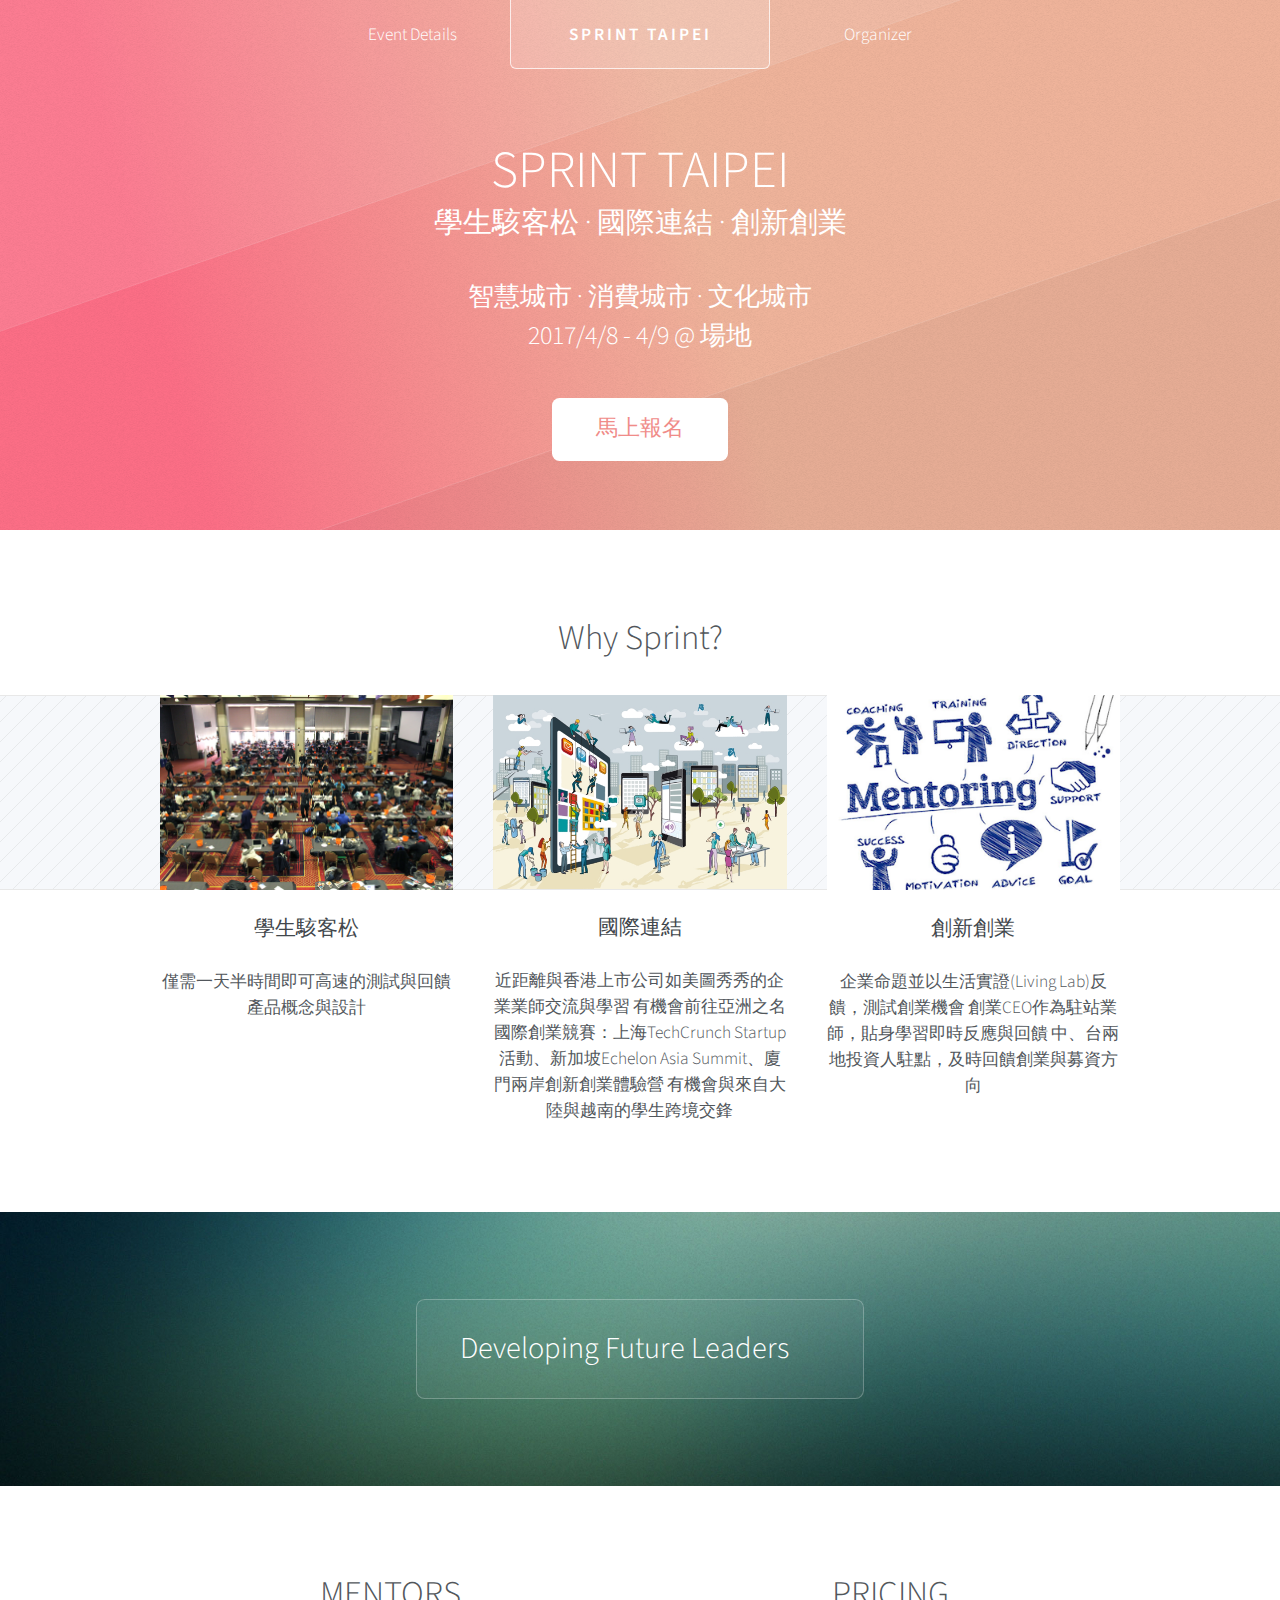
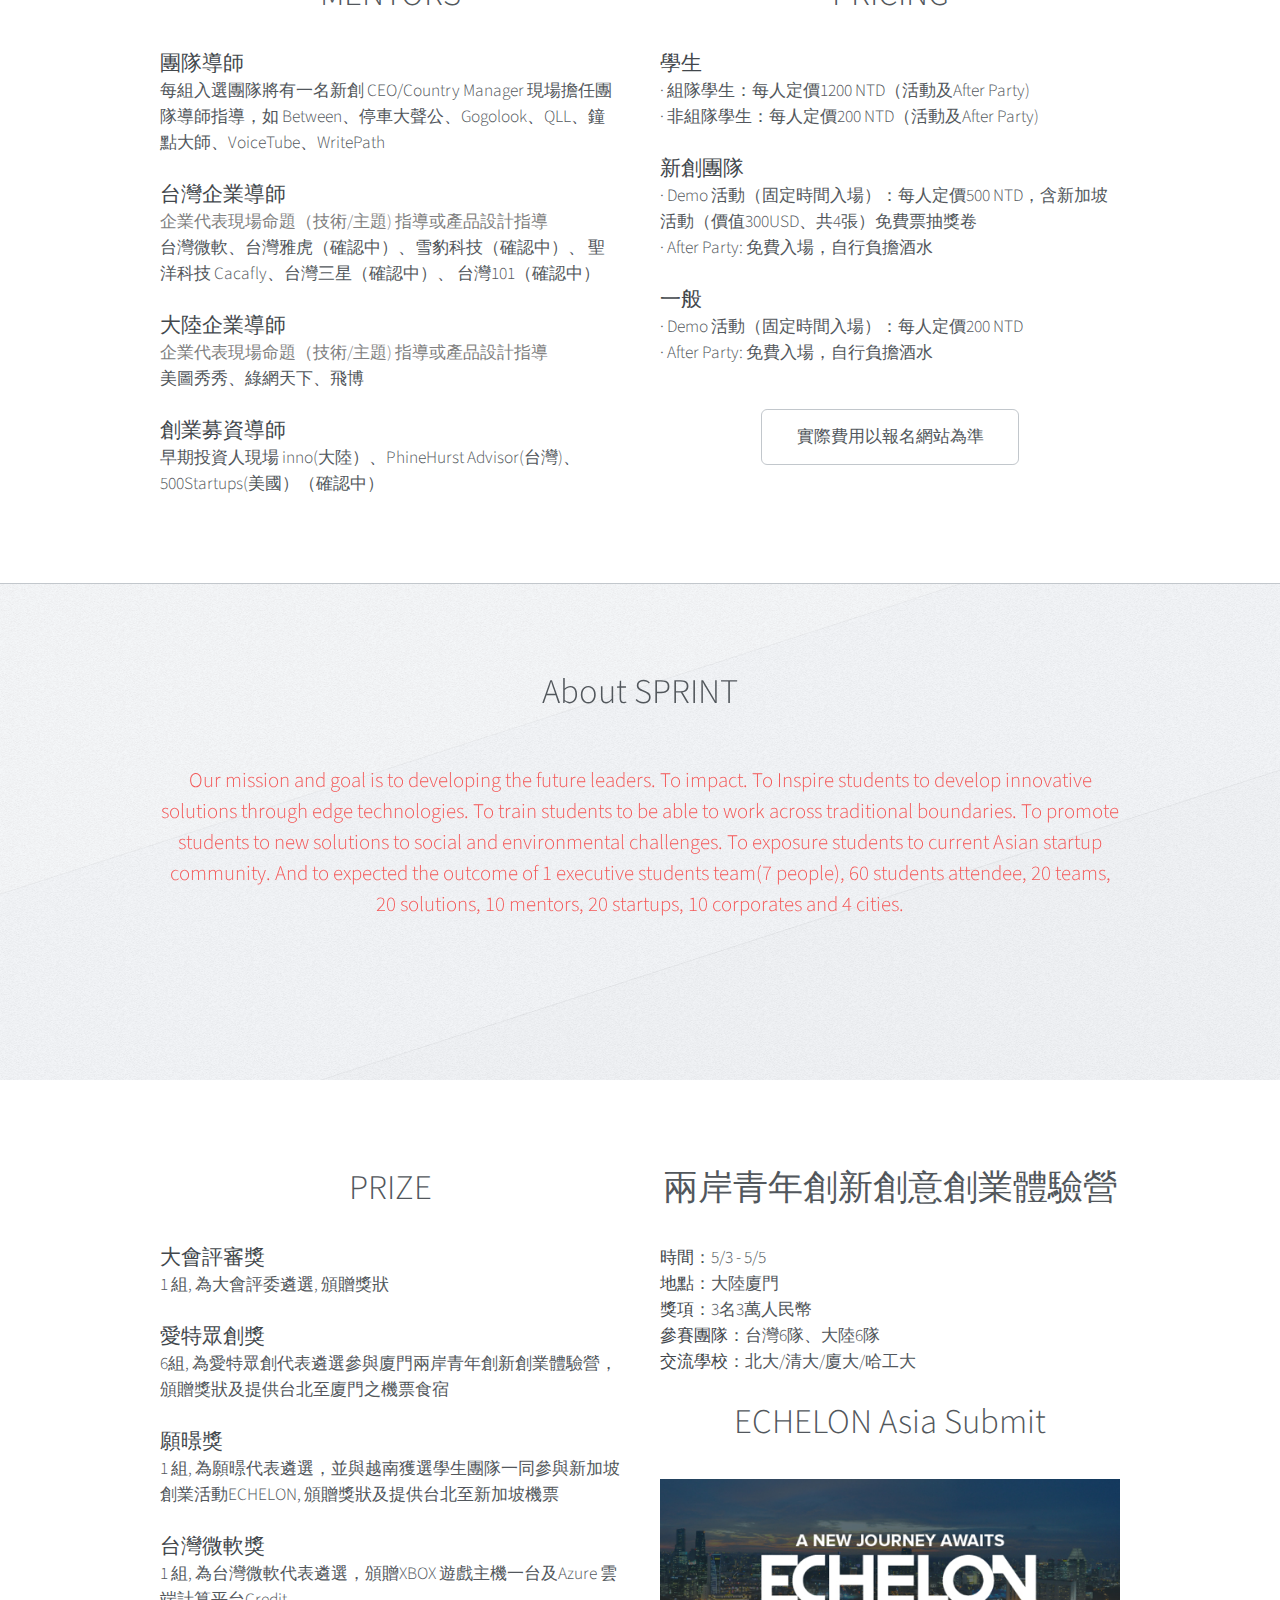
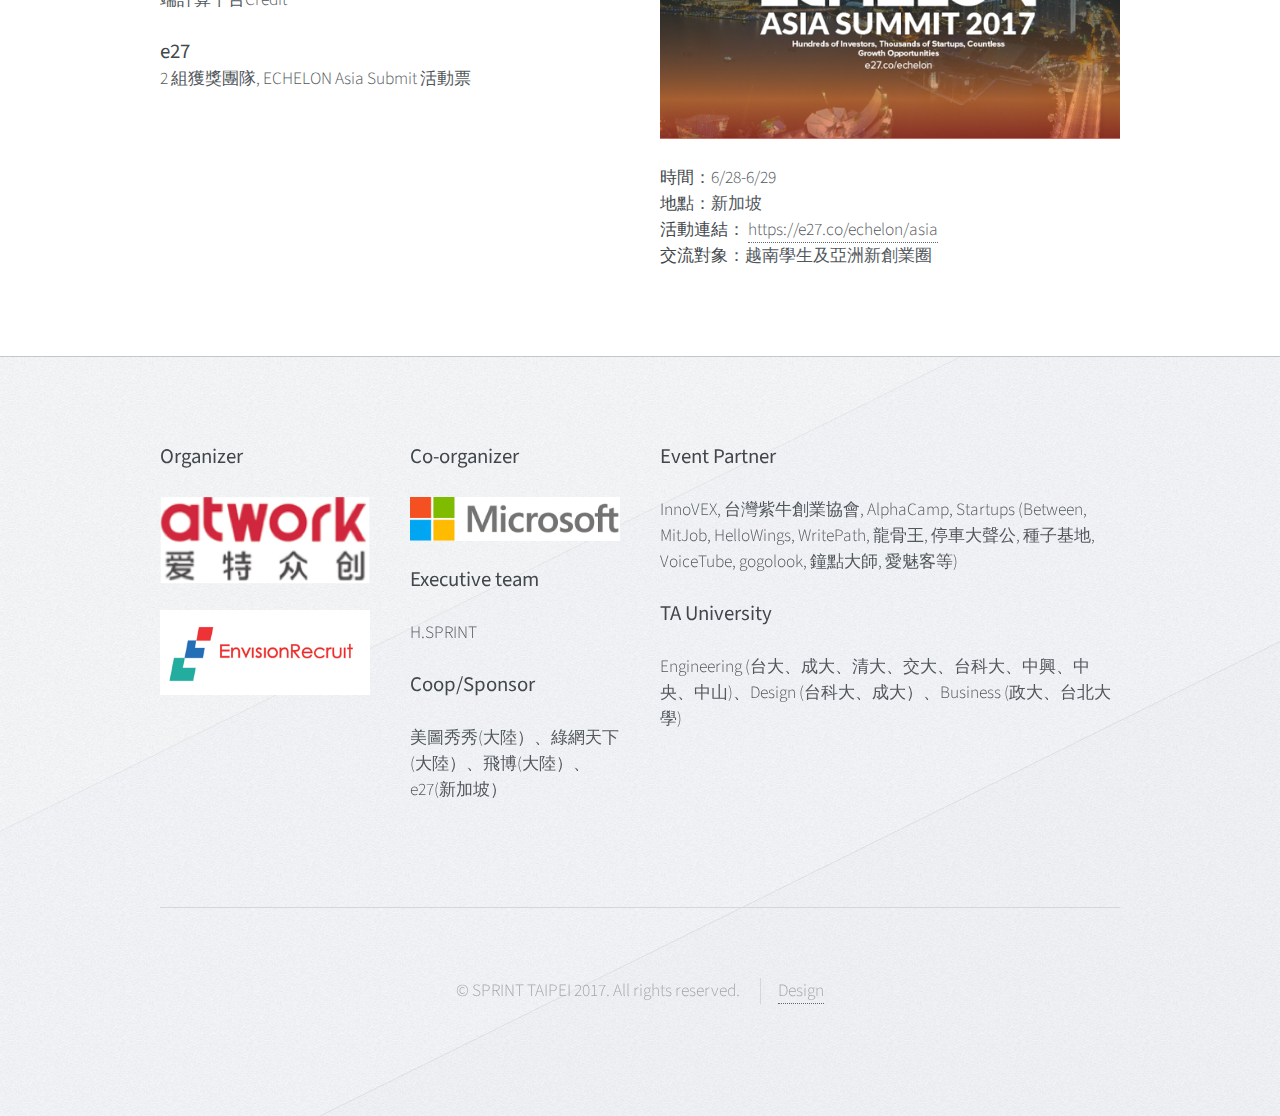
<file: index.html>
<!DOCTYPE HTML>
<!--
	Telephasic by HTML5 UP
	html5up.net | @ajlkn
	Free for personal and commercial use under the CCA 3.0 license (html5up.net/license)
-->
<html>

<head>
  <title>SPRINT - Taipei, Taiwan</title>
  <meta charset="utf-8" />
  <meta name="viewport" content="width=device-width, initial-scale=1" />
  <!--[if lte IE 8]><script src="assets/js/ie/html5shiv.js"></script><![endif]-->
  <link rel="stylesheet" href="assets/css/main.css" />
  <!--[if lte IE 8]><link rel="stylesheet" href="assets/css/ie8.css" /><![endif]-->
  <!--[if lte IE 9]><link rel="stylesheet" href="assets/css/ie9.css" /><![endif]-->
  <style>
  .prize,
  .mentors-p {
    text-align: left;
  }
  strong {
    font-size: 1.2em;
  }
  .prize strong {
    font-size: 1em;
  }
  .level2 {
    text-indent: 30px;
  }
  .small {
    color: gray;
  }
  </style>
</head>

<body class="homepage">
  <div id="page-wrapper">

    <!-- Header -->
    <div id="header-wrapper">
      <div id="header" class="container">

        <!-- Logo -->
        <h1 id="logo">
          <a href="index.html">SPRINT TAIPEI</a>
        </h1>

        <!-- Nav -->
        <nav id="nav">
          <ul>

            <li>
              <a href="events.html">Event Details</a>
            </li>
            <li class="break">
              <a href="organizer.html">Organizer</a>
            </li>

          </ul>
        </nav>

      </div>

      <section id="hero" class="container">
        <header style="line-height: 1.3">
          <h2>SPRINT TAIPEI</h2>
          <span style="font-size: 1.7em;">學生駭客松 &middot; 國際連結 &middot; 創新創業</span>
        </header>
        <p>
          智慧城市 &middot; 消費城市 &middot; 文化城市
          <br> 2017/4/8 - 4/9 @ 場地
        </p>
        <ul class="actions">
          <li>
            <a href="#" class="button">馬上報名</a>
          </li>
        </ul>
      </section>

    </div>


    <!-- Why sprint -->
    <div class="wrapper">
      <section class="container">
        <header class="major">
          <h2>Why Sprint?</h2>
        </header>
        <div class="row features">
          <section class="4u 12u(narrower) feature">
            <div class="image-wrapper first">
              <a href="javascript:void(0);" class="image featured">
                <img src="images/why1.png" alt="" />
              </a>
            </div>
            <p>
              <strong>學生駭客松</strong>
              <br>
              <br> 僅需一天半時間即可高速的測試與回饋產品概念與設計
            </p>
          </section>

          <section class="4u 12u(narrower) feature">
            <div class="image-wrapper">
              <a href="javascript:void(0);" class="image featured">
                <img src="images/why3.png" alt="" />
              </a>
            </div>
            <p>
              <strong>國際連結</strong>
              <br>
              <br>近距離與香港上市公司如美圖秀秀的企業業師交流與學習 有機會前往亞洲之名國際創業競賽：上海TechCrunch Startup 活動、新加坡Echelon Asia Summit、廈門兩岸創新創業體驗營 有機會與來自大陸與越南的學生跨境交鋒
            </p>
          </section>
          <section class="4u 12u(narrower) feature">
            <div class="image-wrapper">
              <a href="javascript:void(0);" class="image featured">
                <img src="images/why02.png" alt="" />
              </a>
            </div>
            <p>
              <strong>創新創業</strong>
              <br>
              <br> 企業命題並以生活實證(Living Lab)反饋，測試創業機會 創業CEO作為駐站業師，貼身學習即時反應與回饋 中、台兩地投資人駐點，及時回饋創業與募資方向
            </p>
          </section>
        </div>
      </section>
    </div>

    <div id="promo-wrapper">
      <section id="promo">
        <h2>Developing Future Leaders</h2>
      </section>
    </div>


    <div class="wrapper">
      <div class="container">
        <div class="row">
          <section class="6u 12u(narrower) feature">

            <header>
              <h2>MENTORS</h2>
            </header>
            <p class="mentors-p">
              <strong>團隊導師</strong>
              <br> 每組入選團隊將有一名新創 CEO/Country Manager 現場擔任團隊導師指導，如 Between、停車大聲公、Gogolook、QLL、鐘點大師、VoiceTube、WritePath
              <br>
              <br>
              <strong>台灣企業導師</strong>
              <br>
              <span class="small">企業代表現場命題（技術/主題) 指導或產品設計指導</span>
              <br>台灣微軟、台灣雅虎（確認中）、雪豹科技（確認中）、 聖洋科技 Cacafly、台灣三星（確認中）、 台灣101（確認中）
              <br>
              <br>
              <strong>大陸企業導師</strong>
              <br>
              <span class="small">企業代表現場命題（技術/主題) 指導或產品設計指導</span>
              <br> 美圖秀秀、綠網天下、飛博
              <br>
              <br>
              <strong>創業募資導師</strong>
              <br> 早期投資人現場 inno(大陸）、PhineHurst Advisor(台灣)、500Startups(美國）（確認中）
            </p>
          </section>
          <section class="6u 12u(narrower) feature">

            <header>
              <h2>PRICING</h2>
            </header>
            <p class="mentors-p">
              <strong>學生</strong>
              <br> &middot; 組隊學生：每人定價1200 NTD（活動及After Party)
              <br> &middot; 非組隊學生：每人定價200 NTD（活動及After Party)
              <br>

              <br>
              <strong>新創團隊</strong>
              <br> &middot; Demo 活動（固定時間入場）：每人定價500 NTD，含新加坡活動（價值300USD、共4張）免費票抽獎卷
              <br> &middot; After Party: 免費入場，自行負擔酒水
              <br>

              <br>
              <strong>一般</strong>
              <br> &middot; Demo 活動（固定時間入場）：每人定價200 NTD
              <br> &middot; After Party: 免費入場，自行負擔酒水
              <br>

            </p>
            <ul class="actions">
              <li>
                <a href="#" class="button">實際費用以報名網站為準</a>
              </li>
            </ul>
          </section>
        </div>
      </div>
    </div>

    <!-- Footer -->
    <div id="footer-wrapper">
      <div id="footer" class="container">
        <header class="major">
          <header>
            <h2>About SPRINT</h2>
          </header>
          <p>
            Our mission and goal is to developing the future leaders. To impact. To Inspire students to develop innovative solutions through edge technologies. To train students to be able to work across traditional boundaries. To promote students to new solutions
            to social and environmental challenges. To exposure students to current Asian startup community. And to expected the outcome of 1 executive students team(7 people), 60 students attendee, 20 teams, 20 solutions, 10 mentors, 20 startups, 10
            corporates and 4 cities.
          </p>
        </header>
      </div>
    </div>

    <div class="wrapper">
      <div class="container">
        <div class="row">
          <section class="6u 12u(narrower) feature">

            <header>
              <h2>PRIZE</h2>
            </header>
            <p class="mentors-p">
              <strong>大會評審獎</strong>
              <br> 1 組, 為大會評委遴選, 頒贈獎狀
              <br>
              <br>
              <strong>愛特眾創獎</strong>
              <br> 6組, 為愛特眾創代表遴選參與廈門兩岸青年創新創業體驗營，頒贈獎狀及提供台北至廈門之機票食宿
              <br>
              <br>
              <strong>願暻獎</strong>
              <br> 1 組, 為願暻代表遴選，並與越南獲選學生團隊一同參與新加坡創業活動ECHELON, 頒贈獎狀及提供台北至新加坡機票
              <br>
              <br>
              <strong>台灣微軟獎</strong>
              <br> 1 組, 為台灣微軟代表遴選，頒贈XBOX 遊戲主機一台及Azure 雲端計算平台Credit
              <br>
              <br>
              <strong>e27</strong>
              <br> 2 組獲獎團隊, ECHELON Asia Submit 活動票

            </p>
          </section>
          <section class="6u 12u(narrower) feature">


            <header>
              <h2>兩岸青年創新創意創業體驗營</h2>
            </header>

            <p class="prize">
              <strong>時間</strong>：5/3 - 5/5
              <br>
              <strong>地點</strong>：大陸廈門
              <br>
              <strong>獎項</strong>：3名3萬人民幣
              <br>
              <strong>參賽團隊</strong>：台灣6隊、大陸6隊
              <br>
              <strong>交流學校</strong>：北大/清大/廈大/哈工大
              <br>
            </p>

            <header>
              <h2>ECHELON Asia Submit</h2>
            </header>

            <div class="image-wrapper">
              <a href="https://e27.co/echelon/asia" class="image featured">
                <img src="images/prize2.png" alt="" />
              </a>
            </div>

            <p class="prize">
              <strong>時間</strong>：6/28-6/29
              <br>
              <strong>地點</strong>：新加坡
              <br>
              <strong>活動連結</strong>：
              <a href="https://e27.co/echelon/asia">https://e27.co/echelon/asia</a>
              <br>
              <strong>交流對象</strong>：越南學生及亞洲新創業圈
              <br>

            </p>

          </section>
        </div>
      </div>
    </div>



    <div id="footer-wrapper">

      <div class="container">
        <div class="row">
          <section class="3u 12u(narrower)">
            <strong>Organizer</strong>
            <br>
            <br>
            <div class="image-wrapper">
              <a href="javascript:void(0);" class="image featured">
                <img src="images/logo1.png" alt="" />
              </a>
            </div>
            <div class="image-wrapper">
              <a href="javascript:void(0);" class="image featured">
                <img src="images/logo2.png" alt="" />
              </a>
            </div>


          </section>
          <section class="3u 12u(narrower)">
            <strong>Co-organizer</strong>
            <br>
            <br>
            <div class="image-wrapper">
              <a href="javascript:void(0);" class="image featured">
                <img src="images/logo3.png" alt="" />
              </a>
            </div>
            <strong>Executive team</strong>
            <br>
            <br>H.SPRINT
            <br>
            <br>
            <strong>Coop/Sponsor</strong>
            <br>
            <br>美圖秀秀(大陸）、綠網天下(大陸）、飛博(大陸）、e27(新加坡）
          </section>
          <section class="6u 12u(narrower)">
            <strong>Event Partner</strong>
            <br>
            <br>InnoVEX, 台灣紫牛創業協會, AlphaCamp, Startups (Between, MitJob, HelloWings, WritePath, 龍骨王, 停車大聲公, 種子基地, VoiceTube, gogolook, 鐘點大師, 愛魅客等)
            <br>
            <br>
            <strong>TA University</strong>
            <br>
            <br>Engineering (台大、成大、清大、交大、台科大、中興、中央、中山)、Design (台科大、成大）、Business (政大、台北大學)
          </section>
        </div>
      </div>

      <div id="copyright" class="container">
        <ul class="menu">
          <li>&copy; SPRINT TAIPEI 2017. All rights reserved.</li>
          <li>
            <a href="http://html5up.net">Design</a>
          </li>
        </ul>
      </div>
    </div>

  </div>

  <!-- Scripts -->

  <script src="assets/js/jquery.min.js"></script>
  <script src="assets/js/jquery.dropotron.min.js"></script>
  <script src="assets/js/skel.min.js"></script>
  <script src="assets/js/util.js"></script>
  <!--[if lte IE 8]><script src="assets/js/ie/respond.min.js"></script><![endif]-->
  <script src="assets/js/main.js"></script>
</body>

</html>
</file>
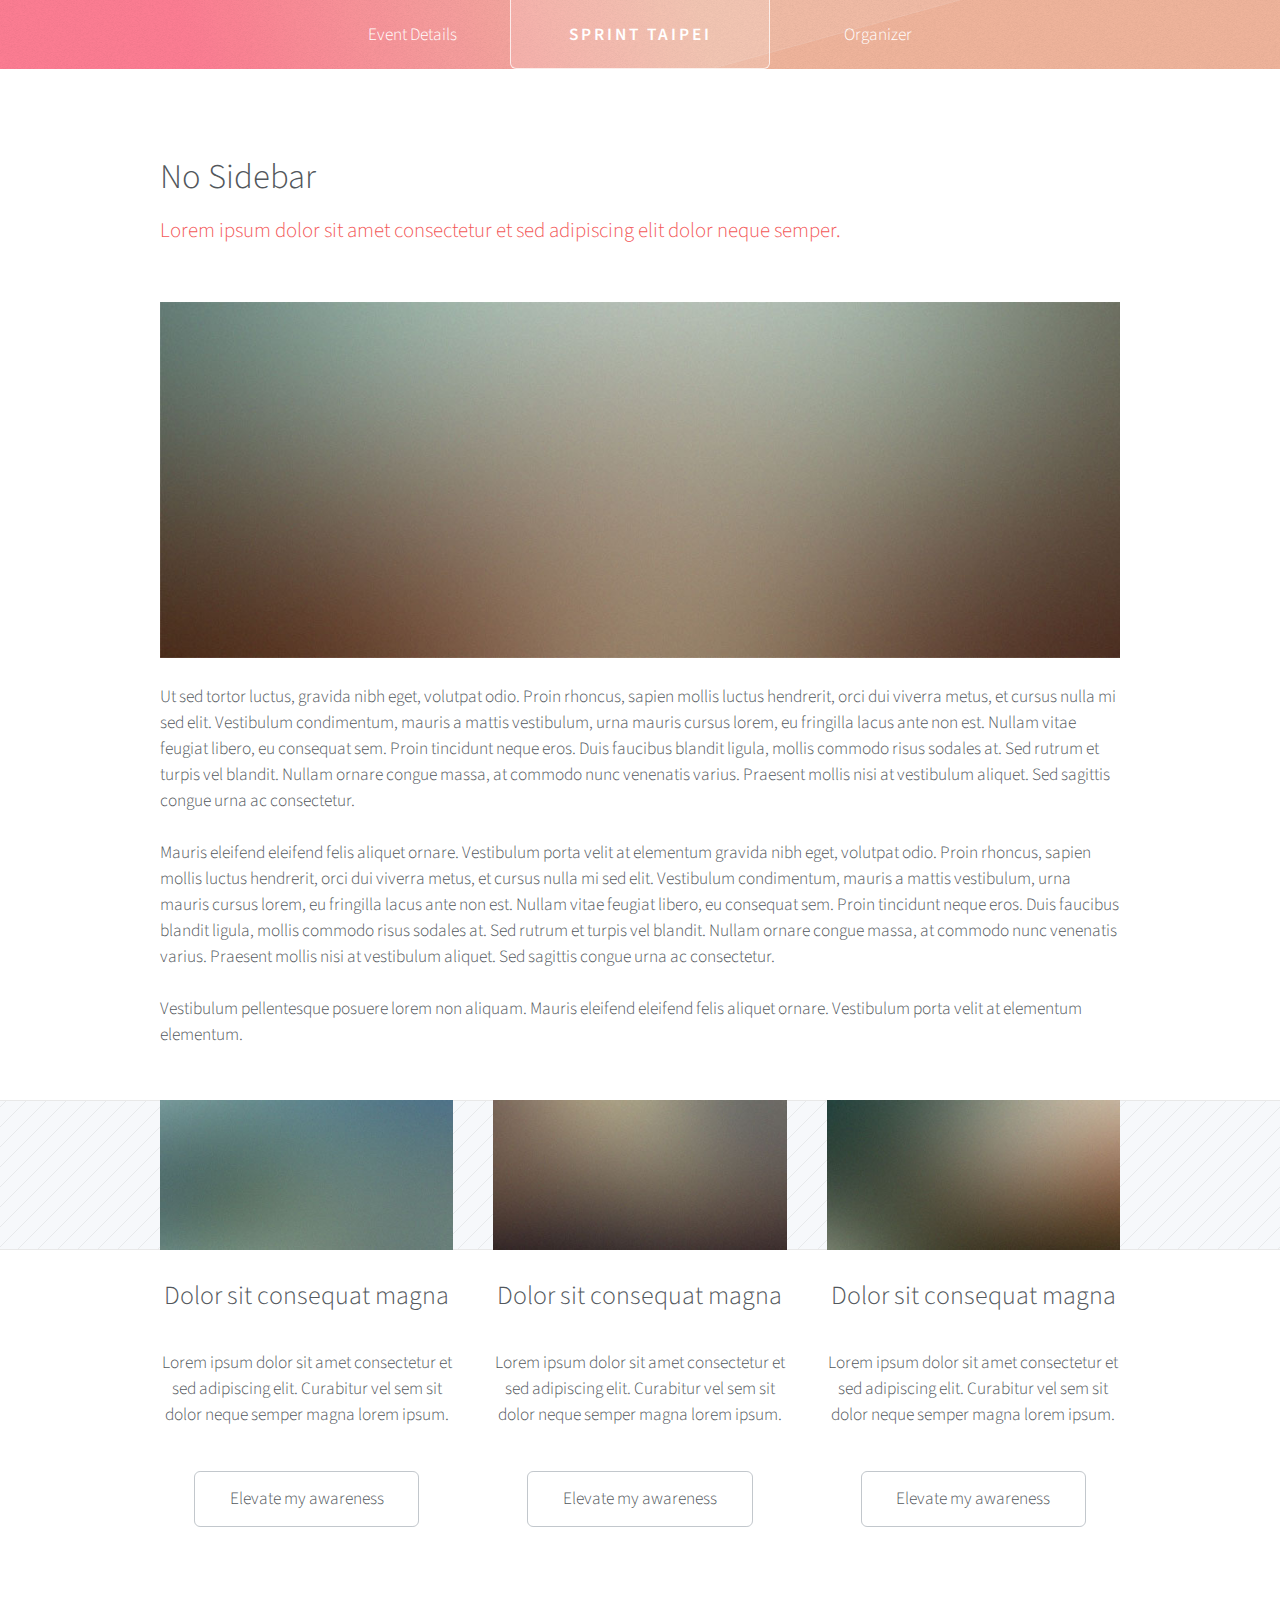
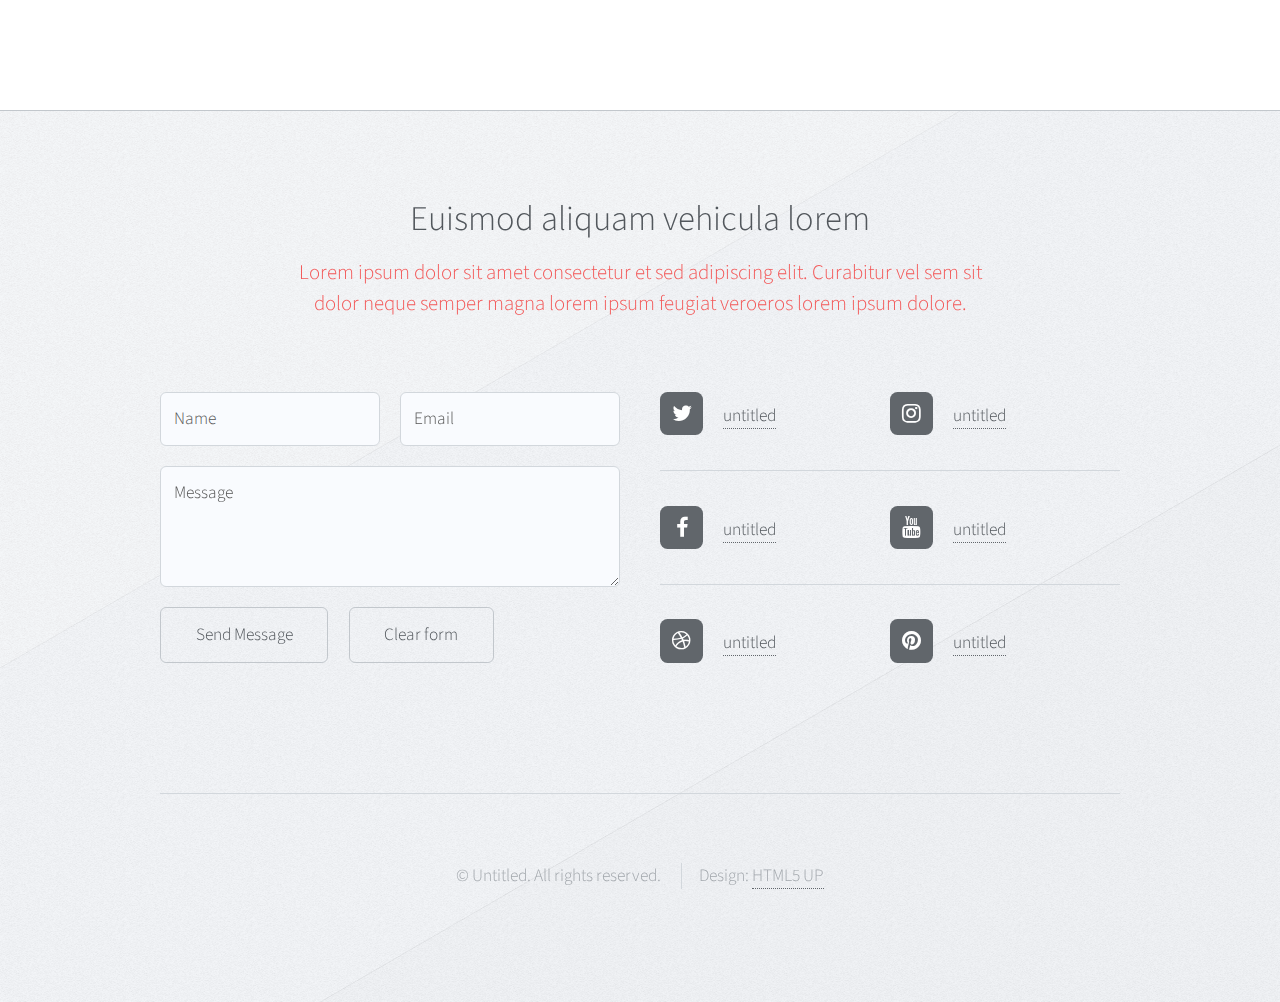
<file: events.html>
<!DOCTYPE HTML>
<!--
	Telephasic by HTML5 UP
	html5up.net | @ajlkn
	Free for personal and commercial use under the CCA 3.0 license (html5up.net/license)
-->
<html>

<head>
  <title>SPRINT - Taipei, Taiwan</title>
  <meta charset="utf-8" />
  <meta name="viewport" content="width=device-width, initial-scale=1" />
  <!--[if lte IE 8]><script src="assets/js/ie/html5shiv.js"></script><![endif]-->
  <link rel="stylesheet" href="assets/css/main.css" />
  <!--[if lte IE 8]><link rel="stylesheet" href="assets/css/ie8.css" /><![endif]-->
  <!--[if lte IE 9]><link rel="stylesheet" href="assets/css/ie9.css" /><![endif]-->
</head>

<body class="no-sidebar">
  <div id="page-wrapper">

    <!-- Header -->
    <div id="header-wrapper">
      <div id="header" class="container">

        <!-- Logo -->
        <h1 id="logo">
          <a href="index.html">SPRINT TAIPEI</a>
        </h1>

        <!-- Nav -->
        <nav id="nav">
          <ul>

            <li>
              <a href="events.html">Event Details</a>
            </li>
            <li class="break">
              <a href="organizer.html">Organizer</a>
            </li>

          </ul>
        </nav>

      </div>


    </div>


    <!-- Main -->
    <div class="wrapper">
      <div class="container" id="main">

        <!-- Content -->
        <article id="content">
          <header>
            <h2>No Sidebar</h2>
            <p>Lorem ipsum dolor sit amet consectetur et sed adipiscing elit dolor neque semper.</p>
          </header>
          <a href="#" class="image featured">
            <img src="images/pic06.jpg" alt="" />
          </a>
          <p>Ut sed tortor luctus, gravida nibh eget, volutpat odio. Proin rhoncus, sapien mollis luctus hendrerit, orci dui viverra metus, et cursus nulla mi sed elit. Vestibulum condimentum, mauris a mattis vestibulum, urna mauris cursus lorem, eu fringilla
            lacus ante non est. Nullam vitae feugiat libero, eu consequat sem. Proin tincidunt neque eros. Duis faucibus blandit ligula, mollis commodo risus sodales at. Sed rutrum et turpis vel blandit. Nullam ornare congue massa, at commodo nunc venenatis
            varius. Praesent mollis nisi at vestibulum aliquet. Sed sagittis congue urna ac consectetur.</p>
          <p>Mauris eleifend eleifend felis aliquet ornare. Vestibulum porta velit at elementum gravida nibh eget, volutpat odio. Proin rhoncus, sapien mollis luctus hendrerit, orci dui viverra metus, et cursus nulla mi sed elit. Vestibulum condimentum,
            mauris a mattis vestibulum, urna mauris cursus lorem, eu fringilla lacus ante non est. Nullam vitae feugiat libero, eu consequat sem. Proin tincidunt neque eros. Duis faucibus blandit ligula, mollis commodo risus sodales at. Sed rutrum et
            turpis vel blandit. Nullam ornare congue massa, at commodo nunc venenatis varius. Praesent mollis nisi at vestibulum aliquet. Sed sagittis congue urna ac consectetur.</p>
          <p>Vestibulum pellentesque posuere lorem non aliquam. Mauris eleifend eleifend felis aliquet ornare. Vestibulum porta velit at elementum elementum.</p>
        </article>

        <div class="row features">
          <section class="4u 12u(narrower) feature">
            <div class="image-wrapper first">
              <a href="#" class="image featured">
                <img src="images/pic03.jpg" alt="" />
              </a>
            </div>
            <header>
              <h3>Dolor sit consequat magna</h3>
            </header>
            <p>Lorem ipsum dolor sit amet consectetur et sed adipiscing elit. Curabitur vel sem sit dolor neque semper magna lorem ipsum.</p>
            <ul class="actions">
              <li>
                <a href="#" class="button">Elevate my awareness</a>
              </li>
            </ul>
          </section>
          <section class="4u 12u(narrower) feature">
            <div class="image-wrapper">
              <a href="#" class="image featured">
                <img src="images/pic04.jpg" alt="" />
              </a>
            </div>
            <header>
              <h3>Dolor sit consequat magna</h3>
            </header>
            <p>Lorem ipsum dolor sit amet consectetur et sed adipiscing elit. Curabitur vel sem sit dolor neque semper magna lorem ipsum.</p>
            <ul class="actions">
              <li>
                <a href="#" class="button">Elevate my awareness</a>
              </li>
            </ul>
          </section>
          <section class="4u 12u(narrower) feature">
            <div class="image-wrapper">
              <a href="#" class="image featured">
                <img src="images/pic05.jpg" alt="" />
              </a>
            </div>
            <header>
              <h3>Dolor sit consequat magna</h3>
            </header>
            <p>Lorem ipsum dolor sit amet consectetur et sed adipiscing elit. Curabitur vel sem sit dolor neque semper magna lorem ipsum.</p>
            <ul class="actions">
              <li>
                <a href="#" class="button">Elevate my awareness</a>
              </li>
            </ul>
          </section>
        </div>
      </div>
    </div>

    <!-- Footer -->
    <div id="footer-wrapper">
      <div id="footer" class="container">
        <header class="major">
          <h2>Euismod aliquam vehicula lorem</h2>
          <p>Lorem ipsum dolor sit amet consectetur et sed adipiscing elit. Curabitur vel sem sit
            <br /> dolor neque semper magna lorem ipsum feugiat veroeros lorem ipsum dolore.</p>
        </header>
        <div class="row">
          <section class="6u 12u(narrower)">
            <form method="post" action="#">
              <div class="row 50%">
                <div class="6u 12u(mobile)">
                  <input name="name" placeholder="Name" type="text" />
                </div>
                <div class="6u 12u(mobile)">
                  <input name="email" placeholder="Email" type="text" />
                </div>
              </div>
              <div class="row 50%">
                <div class="12u">
                  <textarea name="message" placeholder="Message"></textarea>
                </div>
              </div>
              <div class="row 50%">
                <div class="12u">
                  <ul class="actions">
                    <li>
                      <input type="submit" value="Send Message" />
                    </li>
                    <li>
                      <input type="reset" value="Clear form" />
                    </li>
                  </ul>
                </div>
              </div>
            </form>
          </section>
          <section class="6u 12u(narrower)">
            <div class="row 0%">
              <ul class="divided icons 6u 12u(mobile)">
                <li class="icon fa-twitter">
                  <a href="#">
                    <span class="extra">twitter.com/</span>untitled</a>
                </li>
                <li class="icon fa-facebook">
                  <a href="#">
                    <span class="extra">facebook.com/</span>untitled</a>
                </li>
                <li class="icon fa-dribbble">
                  <a href="#">
                    <span class="extra">dribbble.com/</span>untitled</a>
                </li>
              </ul>
              <ul class="divided icons 6u 12u(mobile)">
                <li class="icon fa-instagram">
                  <a href="#">
                    <span class="extra">instagram.com/</span>untitled</a>
                </li>
                <li class="icon fa-youtube">
                  <a href="#">
                    <span class="extra">youtube.com/</span>untitled</a>
                </li>
                <li class="icon fa-pinterest">
                  <a href="#">
                    <span class="extra">pinterest.com/</span>untitled</a>
                </li>
              </ul>
            </div>
          </section>
        </div>
      </div>
      <div id="copyright" class="container">
        <ul class="menu">
          <li>&copy; Untitled. All rights reserved.</li>
          <li>Design:
            <a href="http://html5up.net">HTML5 UP</a>
          </li>
        </ul>
      </div>
    </div>

  </div>

  <!-- Scripts -->

  <script src="assets/js/jquery.min.js"></script>
  <script src="assets/js/jquery.dropotron.min.js"></script>
  <script src="assets/js/skel.min.js"></script>
  <script src="assets/js/util.js"></script>
  <!--[if lte IE 8]><script src="assets/js/ie/respond.min.js"></script><![endif]-->
  <script src="assets/js/main.js"></script>

</body>

</html>
</file>
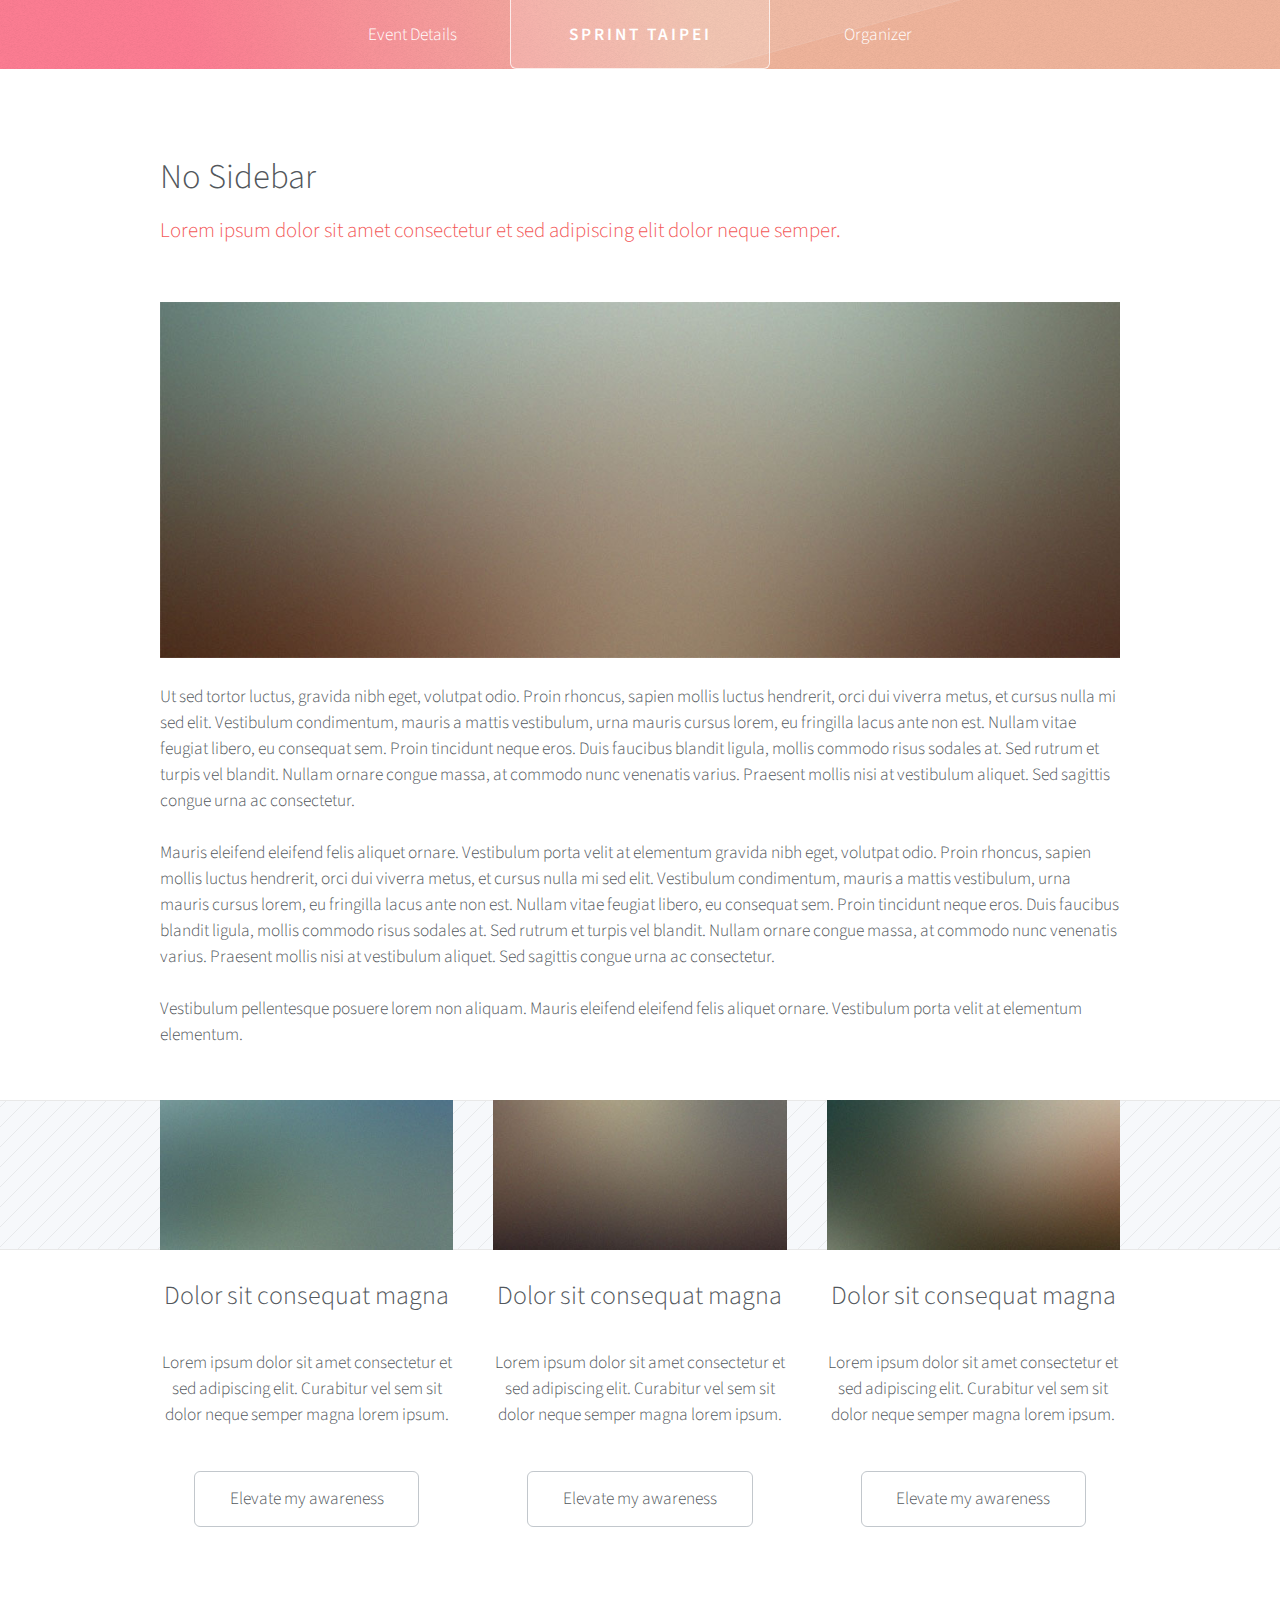
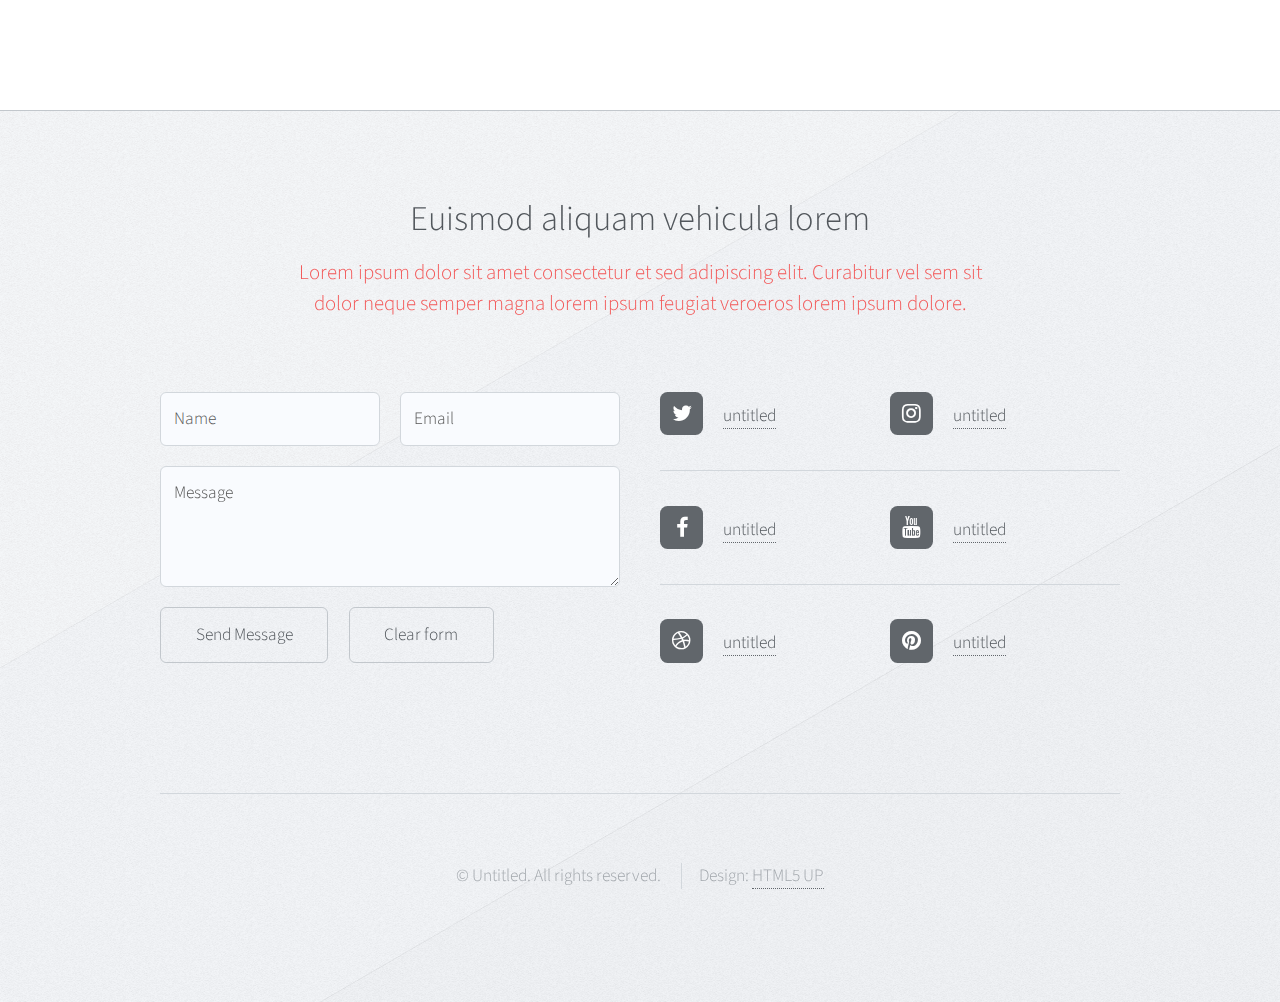
<file: organizer.html>
<!DOCTYPE HTML>
<!--
	Telephasic by HTML5 UP
	html5up.net | @ajlkn
	Free for personal and commercial use under the CCA 3.0 license (html5up.net/license)
-->
<html>

<head>
  <title>SPRINT - Taipei, Taiwan</title>
  <meta charset="utf-8" />
  <meta name="viewport" content="width=device-width, initial-scale=1" />
  <!--[if lte IE 8]><script src="assets/js/ie/html5shiv.js"></script><![endif]-->
  <link rel="stylesheet" href="assets/css/main.css" />
  <!--[if lte IE 8]><link rel="stylesheet" href="assets/css/ie8.css" /><![endif]-->
  <!--[if lte IE 9]><link rel="stylesheet" href="assets/css/ie9.css" /><![endif]-->
</head>

<body class="no-sidebar">
  <div id="page-wrapper">

    <!-- Header -->
    <div id="header-wrapper">
      <div id="header" class="container">

        <!-- Logo -->
        <h1 id="logo">
          <a href="index.html">SPRINT TAIPEI</a>
        </h1>

        <!-- Nav -->
        <nav id="nav">
          <ul>

            <li>
              <a href="events.html">Event Details</a>
            </li>
            <li class="break">
              <a href="organizer.html">Organizer</a>
            </li>

          </ul>
        </nav>

      </div>


    </div>

    <!-- Main -->
    <div class="wrapper">
      <div class="container" id="main">

        <!-- Content -->
        <article id="content">
          <header>
            <h2>No Sidebar</h2>
            <p>Lorem ipsum dolor sit amet consectetur et sed adipiscing elit dolor neque semper.</p>
          </header>
          <a href="#" class="image featured">
            <img src="images/pic06.jpg" alt="" />
          </a>
          <p>Ut sed tortor luctus, gravida nibh eget, volutpat odio. Proin rhoncus, sapien mollis luctus hendrerit, orci dui viverra metus, et cursus nulla mi sed elit. Vestibulum condimentum, mauris a mattis vestibulum, urna mauris cursus lorem, eu fringilla
            lacus ante non est. Nullam vitae feugiat libero, eu consequat sem. Proin tincidunt neque eros. Duis faucibus blandit ligula, mollis commodo risus sodales at. Sed rutrum et turpis vel blandit. Nullam ornare congue massa, at commodo nunc venenatis
            varius. Praesent mollis nisi at vestibulum aliquet. Sed sagittis congue urna ac consectetur.</p>
          <p>Mauris eleifend eleifend felis aliquet ornare. Vestibulum porta velit at elementum gravida nibh eget, volutpat odio. Proin rhoncus, sapien mollis luctus hendrerit, orci dui viverra metus, et cursus nulla mi sed elit. Vestibulum condimentum,
            mauris a mattis vestibulum, urna mauris cursus lorem, eu fringilla lacus ante non est. Nullam vitae feugiat libero, eu consequat sem. Proin tincidunt neque eros. Duis faucibus blandit ligula, mollis commodo risus sodales at. Sed rutrum et
            turpis vel blandit. Nullam ornare congue massa, at commodo nunc venenatis varius. Praesent mollis nisi at vestibulum aliquet. Sed sagittis congue urna ac consectetur.</p>
          <p>Vestibulum pellentesque posuere lorem non aliquam. Mauris eleifend eleifend felis aliquet ornare. Vestibulum porta velit at elementum elementum.</p>
        </article>

        <div class="row features">
          <section class="4u 12u(narrower) feature">
            <div class="image-wrapper first">
              <a href="#" class="image featured">
                <img src="images/pic03.jpg" alt="" />
              </a>
            </div>
            <header>
              <h3>Dolor sit consequat magna</h3>
            </header>
            <p>Lorem ipsum dolor sit amet consectetur et sed adipiscing elit. Curabitur vel sem sit dolor neque semper magna lorem ipsum.</p>
            <ul class="actions">
              <li>
                <a href="#" class="button">Elevate my awareness</a>
              </li>
            </ul>
          </section>
          <section class="4u 12u(narrower) feature">
            <div class="image-wrapper">
              <a href="#" class="image featured">
                <img src="images/pic04.jpg" alt="" />
              </a>
            </div>
            <header>
              <h3>Dolor sit consequat magna</h3>
            </header>
            <p>Lorem ipsum dolor sit amet consectetur et sed adipiscing elit. Curabitur vel sem sit dolor neque semper magna lorem ipsum.</p>
            <ul class="actions">
              <li>
                <a href="#" class="button">Elevate my awareness</a>
              </li>
            </ul>
          </section>
          <section class="4u 12u(narrower) feature">
            <div class="image-wrapper">
              <a href="#" class="image featured">
                <img src="images/pic05.jpg" alt="" />
              </a>
            </div>
            <header>
              <h3>Dolor sit consequat magna</h3>
            </header>
            <p>Lorem ipsum dolor sit amet consectetur et sed adipiscing elit. Curabitur vel sem sit dolor neque semper magna lorem ipsum.</p>
            <ul class="actions">
              <li>
                <a href="#" class="button">Elevate my awareness</a>
              </li>
            </ul>
          </section>
        </div>
      </div>
    </div>

    <!-- Footer -->
    <div id="footer-wrapper">
      <div id="footer" class="container">
        <header class="major">
          <h2>Euismod aliquam vehicula lorem</h2>
          <p>Lorem ipsum dolor sit amet consectetur et sed adipiscing elit. Curabitur vel sem sit
            <br /> dolor neque semper magna lorem ipsum feugiat veroeros lorem ipsum dolore.</p>
        </header>
        <div class="row">
          <section class="6u 12u(narrower)">
            <form method="post" action="#">
              <div class="row 50%">
                <div class="6u 12u(mobile)">
                  <input name="name" placeholder="Name" type="text" />
                </div>
                <div class="6u 12u(mobile)">
                  <input name="email" placeholder="Email" type="text" />
                </div>
              </div>
              <div class="row 50%">
                <div class="12u">
                  <textarea name="message" placeholder="Message"></textarea>
                </div>
              </div>
              <div class="row 50%">
                <div class="12u">
                  <ul class="actions">
                    <li>
                      <input type="submit" value="Send Message" />
                    </li>
                    <li>
                      <input type="reset" value="Clear form" />
                    </li>
                  </ul>
                </div>
              </div>
            </form>
          </section>
          <section class="6u 12u(narrower)">
            <div class="row 0%">
              <ul class="divided icons 6u 12u(mobile)">
                <li class="icon fa-twitter">
                  <a href="#">
                    <span class="extra">twitter.com/</span>untitled</a>
                </li>
                <li class="icon fa-facebook">
                  <a href="#">
                    <span class="extra">facebook.com/</span>untitled</a>
                </li>
                <li class="icon fa-dribbble">
                  <a href="#">
                    <span class="extra">dribbble.com/</span>untitled</a>
                </li>
              </ul>
              <ul class="divided icons 6u 12u(mobile)">
                <li class="icon fa-instagram">
                  <a href="#">
                    <span class="extra">instagram.com/</span>untitled</a>
                </li>
                <li class="icon fa-youtube">
                  <a href="#">
                    <span class="extra">youtube.com/</span>untitled</a>
                </li>
                <li class="icon fa-pinterest">
                  <a href="#">
                    <span class="extra">pinterest.com/</span>untitled</a>
                </li>
              </ul>
            </div>
          </section>
        </div>
      </div>
      <div id="copyright" class="container">
        <ul class="menu">
          <li>&copy; Untitled. All rights reserved.</li>
          <li>Design:
            <a href="http://html5up.net">HTML5 UP</a>
          </li>
        </ul>
      </div>
    </div>

  </div>

  <!-- Scripts -->

  <script src="assets/js/jquery.min.js"></script>
  <script src="assets/js/jquery.dropotron.min.js"></script>
  <script src="assets/js/skel.min.js"></script>
  <script src="assets/js/util.js"></script>
  <!--[if lte IE 8]><script src="assets/js/ie/respond.min.js"></script><![endif]-->
  <script src="assets/js/main.js"></script>

</body>

</html>
</file>
<file: assets/css/ie8.css>
/*
	Telephasic by HTML5 UP
	html5up.net | @ajlkn
	Free for personal and commercial use under the CCA 3.0 license (html5up.net/license)
*/

/* Basic */

	form input[type="text"],
	form input[type="email"],
	form input[type="password"],
	form select,
	form textarea {
		position: relative;
		-ms-behavior: url("assets/js/ie/PIE.htc");
	}

	input[type="button"],
	input[type="submit"],
	input[type="reset"],
	button,
	.button {
		position: relative;
		-ms-behavior: url("assets/js/ie/PIE.htc");
	}

/* Promo */

	#promo {
		position: relative;
		-ms-behavior: url("assets/js/ie/PIE.htc");
	}

/* Section/Article */

	section > .last-child,
	article > .last-child,
	section.last-child,
	article.last-child {
		margin-bottom: 0;
	}

/* Wrappers */

	#promo-wrapper {
		background: url("../../images/promo.jpg");
		background-size: cover;
		-ms-behavior: url("assets/js/ie/backgroundsize.min.htc");
	}

/* Header */

	#logo a {
		position: relative;
		-ms-behavior: url("assets/js/ie/PIE.htc");
	}

/* Nav */

	#nav > ul > li > span, #nav > ul > li > a {
		position: relative;
		-ms-behavior: url("assets/js/ie/PIE.htc");
	}

	.dropotron {
		position: relative;
		box-shadow: none !important;
		-ms-behavior: url("assets/js/ie/PIE.htc");
	}

		.dropotron.level-0 {
			box-shadow: none !important;
		}

			.dropotron.level-0:before {
				display: none;
			}
</file>
<file: assets/css/ie9.css>
/*
	Telephasic by HTML5 UP
	html5up.net | @ajlkn
	Free for personal and commercial use under the CCA 3.0 license (html5up.net/license)
*/

/* Wrappers */

	#header-wrapper {
		background-image: none;
	}
</file>
<file: assets/css/main.css>
@import url("font-awesome.min.css");
@import url("https://fonts.googleapis.com/css?family=Source+Sans+Pro:300,300italic,400,400italic,600");

/*
	Telephasic by HTML5 UP
	html5up.net | @ajlkn
	Free for personal and commercial use under the CCA 3.0 license (html5up.net/license)
*/


/* Reset */

html,
body,
div,
span,
applet,
object,
iframe,
h1,
h2,
h3,
h4,
h5,
h6,
p,
blockquote,
pre,
a,
abbr,
acronym,
address,
big,
cite,
code,
del,
dfn,
em,
img,
ins,
kbd,
q,
s,
samp,
small,
strike,
strong,
sub,
sup,
tt,
var,
b,
u,
i,
center,
dl,
dt,
dd,
ol,
ul,
li,
fieldset,
form,
label,
legend,
table,
caption,
tbody,
tfoot,
thead,
tr,
th,
td,
article,
aside,
canvas,
details,
embed,
figure,
figcaption,
footer,
header,
hgroup,
menu,
nav,
output,
ruby,
section,
summary,
time,
mark,
audio,
video {
  margin: 0;
  padding: 0;
  border: 0;
  font-size: 100%;
  font: inherit;
  vertical-align: baseline;
}

article,
aside,
details,
figcaption,
figure,
footer,
header,
hgroup,
menu,
nav,
section {
  display: block;
}

body {
  line-height: 1;
}

ol,
ul {
  list-style: none;
}

blockquote,
q {
  quotes: none;
}

blockquote:before,
blockquote:after,
q:before,
q:after {
  content: '';
  content: none;
}

table {
  border-collapse: collapse;
  border-spacing: 0;
}

body {
  -webkit-text-size-adjust: none;
}


/* Box Model */

*,
*:before,
*:after {
  -moz-box-sizing: border-box;
  -webkit-box-sizing: border-box;
  box-sizing: border-box;
}


/* Containers */

.container {
  margin-left: auto;
  margin-right: auto;
}

.container.\31 25\25 {
  width: 100%;
  max-width: 1500px;
  min-width: 1200px;
}

.container.\37 5\25 {
  width: 900px;
}

.container.\35 0\25 {
  width: 600px;
}

.container.\32 5\25 {
  width: 300px;
}

.container {
  width: 1200px;
}

@media screen and (max-width: 1280px) {
  .container.\31 25\25 {
    width: 100%;
    max-width: 1200px;
    min-width: 960px;
  }
  .container.\37 5\25 {
    width: 720px;
  }
  .container.\35 0\25 {
    width: 480px;
  }
  .container.\32 5\25 {
    width: 240px;
  }
  .container {
    width: 960px;
  }
}

@media screen and (max-width: 1080px) {
  .container.\31 25\25 {
    width: 100%;
    max-width: 125%;
    min-width: 100%;
  }
  .container.\37 5\25 {
    width: 75%;
  }
  .container.\35 0\25 {
    width: 50%;
  }
  .container.\32 5\25 {
    width: 25%;
  }
  .container {
    width: 100%;
  }
}

@media screen and (max-width: 820px) {
  .container.\31 25\25 {
    width: 100%;
    max-width: 125%;
    min-width: 100%;
  }
  .container.\37 5\25 {
    width: 75%;
  }
  .container.\35 0\25 {
    width: 50%;
  }
  .container.\32 5\25 {
    width: 25%;
  }
  .container {
    width: 100% !important;
  }
}

@media screen and (max-width: 736px) {
  .container.\31 25\25 {
    width: 100%;
    max-width: 125%;
    min-width: 100%;
  }
  .container.\37 5\25 {
    width: 75%;
  }
  .container.\35 0\25 {
    width: 50%;
  }
  .container.\32 5\25 {
    width: 25%;
  }
  .container {
    width: 100% !important;
  }
}

@media screen and (max-width: 480px) {
  .container.\31 25\25 {
    width: 100%;
    max-width: 125%;
    min-width: 100%;
  }
  .container.\37 5\25 {
    width: 75%;
  }
  .container.\35 0\25 {
    width: 50%;
  }
  .container.\32 5\25 {
    width: 25%;
  }
  .container {
    width: 100% !important;
  }
}


/* Grid */

.row {
  border-bottom: solid 1px transparent;
  -moz-box-sizing: border-box;
  -webkit-box-sizing: border-box;
  box-sizing: border-box;
}

.row>* {
  float: left;
  -moz-box-sizing: border-box;
  -webkit-box-sizing: border-box;
  box-sizing: border-box;
}

.row:after,
.row:before {
  content: '';
  display: block;
  clear: both;
  height: 0;
}

.row.uniform>*> :first-child {
  margin-top: 0;
}

.row.uniform>*> :last-child {
  margin-bottom: 0;
}

.row.\30 \25>* {
  padding: 0px 0 0 0px;
}

.row.\30 \25 {
  margin: 0px 0 -1px 0px;
}

.row.uniform.\30 \25>* {
  padding: 0px 0 0 0px;
}

.row.uniform.\30 \25 {
  margin: 0px 0 -1px 0px;
}

.row>* {
  padding: 50px 0 0 50px;
}

.row {
  margin: -50px 0 -1px -50px;
}

.row.uniform>* {
  padding: 50px 0 0 50px;
}

.row.uniform {
  margin: -50px 0 -1px -50px;
}

.row.\32 00\25>* {
  padding: 100px 0 0 100px;
}

.row.\32 00\25 {
  margin: -100px 0 -1px -100px;
}

.row.uniform.\32 00\25>* {
  padding: 100px 0 0 100px;
}

.row.uniform.\32 00\25 {
  margin: -100px 0 -1px -100px;
}

.row.\31 50\25>* {
  padding: 75px 0 0 75px;
}

.row.\31 50\25 {
  margin: -75px 0 -1px -75px;
}

.row.uniform.\31 50\25>* {
  padding: 75px 0 0 75px;
}

.row.uniform.\31 50\25 {
  margin: -75px 0 -1px -75px;
}

.row.\35 0\25>* {
  padding: 25px 0 0 25px;
}

.row.\35 0\25 {
  margin: -25px 0 -1px -25px;
}

.row.uniform.\35 0\25>* {
  padding: 25px 0 0 25px;
}

.row.uniform.\35 0\25 {
  margin: -25px 0 -1px -25px;
}

.row.\32 5\25>* {
  padding: 12.5px 0 0 12.5px;
}

.row.\32 5\25 {
  margin: -12.5px 0 -1px -12.5px;
}

.row.uniform.\32 5\25>* {
  padding: 12.5px 0 0 12.5px;
}

.row.uniform.\32 5\25 {
  margin: -12.5px 0 -1px -12.5px;
}

.\31 2u,
.\31 2u\24 {
  width: 100%;
  clear: none;
  margin-left: 0;
}

.\31 1u,
.\31 1u\24 {
  width: 91.6666666667%;
  clear: none;
  margin-left: 0;
}

.\31 0u,
.\31 0u\24 {
  width: 83.3333333333%;
  clear: none;
  margin-left: 0;
}

.\39 u,
.\39 u\24 {
  width: 75%;
  clear: none;
  margin-left: 0;
}

.\38 u,
.\38 u\24 {
  width: 66.6666666667%;
  clear: none;
  margin-left: 0;
}

.\37 u,
.\37 u\24 {
  width: 58.3333333333%;
  clear: none;
  margin-left: 0;
}

.\36 u,
.\36 u\24 {
  width: 50%;
  clear: none;
  margin-left: 0;
}

.\35 u,
.\35 u\24 {
  width: 41.6666666667%;
  clear: none;
  margin-left: 0;
}

.\34 u,
.\34 u\24 {
  width: 33.3333333333%;
  clear: none;
  margin-left: 0;
}

.\33 u,
.\33 u\24 {
  width: 25%;
  clear: none;
  margin-left: 0;
}

.\32 u,
.\32 u\24 {
  width: 16.6666666667%;
  clear: none;
  margin-left: 0;
}

.\31 u,
.\31 u\24 {
  width: 8.3333333333%;
  clear: none;
  margin-left: 0;
}

.\31 2u\24+*,
.\31 1u\24+*,
.\31 0u\24+*,
.\39 u\24+*,
.\38 u\24+*,
.\37 u\24+*,
.\36 u\24+*,
.\35 u\24+*,
.\34 u\24+*,
.\33 u\24+*,
.\32 u\24+*,
.\31 u\24+* {
  clear: left;
}

.\-11u {
  margin-left: 91.66667%;
}

.\-10u {
  margin-left: 83.33333%;
}

.\-9u {
  margin-left: 75%;
}

.\-8u {
  margin-left: 66.66667%;
}

.\-7u {
  margin-left: 58.33333%;
}

.\-6u {
  margin-left: 50%;
}

.\-5u {
  margin-left: 41.66667%;
}

.\-4u {
  margin-left: 33.33333%;
}

.\-3u {
  margin-left: 25%;
}

.\-2u {
  margin-left: 16.66667%;
}

.\-1u {
  margin-left: 8.33333%;
}

@media screen and (max-width: 1280px) {
  .row>* {
    padding: 40px 0 0 40px;
  }
  .row {
    margin: -40px 0 -1px -40px;
  }
  .row.uniform>* {
    padding: 40px 0 0 40px;
  }
  .row.uniform {
    margin: -40px 0 -1px -40px;
  }
  .row.\32 00\25>* {
    padding: 80px 0 0 80px;
  }
  .row.\32 00\25 {
    margin: -80px 0 -1px -80px;
  }
  .row.uniform.\32 00\25>* {
    padding: 80px 0 0 80px;
  }
  .row.uniform.\32 00\25 {
    margin: -80px 0 -1px -80px;
  }
  .row.\31 50\25>* {
    padding: 60px 0 0 60px;
  }
  .row.\31 50\25 {
    margin: -60px 0 -1px -60px;
  }
  .row.uniform.\31 50\25>* {
    padding: 60px 0 0 60px;
  }
  .row.uniform.\31 50\25 {
    margin: -60px 0 -1px -60px;
  }
  .row.\35 0\25>* {
    padding: 20px 0 0 20px;
  }
  .row.\35 0\25 {
    margin: -20px 0 -1px -20px;
  }
  .row.uniform.\35 0\25>* {
    padding: 20px 0 0 20px;
  }
  .row.uniform.\35 0\25 {
    margin: -20px 0 -1px -20px;
  }
  .row.\32 5\25>* {
    padding: 10px 0 0 10px;
  }
  .row.\32 5\25 {
    margin: -10px 0 -1px -10px;
  }
  .row.uniform.\32 5\25>* {
    padding: 10px 0 0 10px;
  }
  .row.uniform.\32 5\25 {
    margin: -10px 0 -1px -10px;
  }
  .\31 2u\28normal\29,
  .\31 2u\24\28normal\29 {
    width: 100%;
    clear: none;
    margin-left: 0;
  }
  .\31 1u\28normal\29,
  .\31 1u\24\28normal\29 {
    width: 91.6666666667%;
    clear: none;
    margin-left: 0;
  }
  .\31 0u\28normal\29,
  .\31 0u\24\28normal\29 {
    width: 83.3333333333%;
    clear: none;
    margin-left: 0;
  }
  .\39 u\28normal\29,
  .\39 u\24\28normal\29 {
    width: 75%;
    clear: none;
    margin-left: 0;
  }
  .\38 u\28normal\29,
  .\38 u\24\28normal\29 {
    width: 66.6666666667%;
    clear: none;
    margin-left: 0;
  }
  .\37 u\28normal\29,
  .\37 u\24\28normal\29 {
    width: 58.3333333333%;
    clear: none;
    margin-left: 0;
  }
  .\36 u\28normal\29,
  .\36 u\24\28normal\29 {
    width: 50%;
    clear: none;
    margin-left: 0;
  }
  .\35 u\28normal\29,
  .\35 u\24\28normal\29 {
    width: 41.6666666667%;
    clear: none;
    margin-left: 0;
  }
  .\34 u\28normal\29,
  .\34 u\24\28normal\29 {
    width: 33.3333333333%;
    clear: none;
    margin-left: 0;
  }
  .\33 u\28normal\29,
  .\33 u\24\28normal\29 {
    width: 25%;
    clear: none;
    margin-left: 0;
  }
  .\32 u\28normal\29,
  .\32 u\24\28normal\29 {
    width: 16.6666666667%;
    clear: none;
    margin-left: 0;
  }
  .\31 u\28normal\29,
  .\31 u\24\28normal\29 {
    width: 8.3333333333%;
    clear: none;
    margin-left: 0;
  }
  .\31 2u\24\28normal\29+*,
  .\31 1u\24\28normal\29+*,
  .\31 0u\24\28normal\29+*,
  .\39 u\24\28normal\29+*,
  .\38 u\24\28normal\29+*,
  .\37 u\24\28normal\29+*,
  .\36 u\24\28normal\29+*,
  .\35 u\24\28normal\29+*,
  .\34 u\24\28normal\29+*,
  .\33 u\24\28normal\29+*,
  .\32 u\24\28normal\29+*,
  .\31 u\24\28normal\29+* {
    clear: left;
  }
  .\-11u\28normal\29 {
    margin-left: 91.66667%;
  }
  .\-10u\28normal\29 {
    margin-left: 83.33333%;
  }
  .\-9u\28normal\29 {
    margin-left: 75%;
  }
  .\-8u\28normal\29 {
    margin-left: 66.66667%;
  }
  .\-7u\28normal\29 {
    margin-left: 58.33333%;
  }
  .\-6u\28normal\29 {
    margin-left: 50%;
  }
  .\-5u\28normal\29 {
    margin-left: 41.66667%;
  }
  .\-4u\28normal\29 {
    margin-left: 33.33333%;
  }
  .\-3u\28normal\29 {
    margin-left: 25%;
  }
  .\-2u\28normal\29 {
    margin-left: 16.66667%;
  }
  .\-1u\28normal\29 {
    margin-left: 8.33333%;
  }
}

@media screen and (max-width: 1080px) {
  .row>* {
    padding: 40px 0 0 40px;
  }
  .row {
    margin: -40px 0 -1px -40px;
  }
  .row.uniform>* {
    padding: 40px 0 0 40px;
  }
  .row.uniform {
    margin: -40px 0 -1px -40px;
  }
  .row.\32 00\25>* {
    padding: 80px 0 0 80px;
  }
  .row.\32 00\25 {
    margin: -80px 0 -1px -80px;
  }
  .row.uniform.\32 00\25>* {
    padding: 80px 0 0 80px;
  }
  .row.uniform.\32 00\25 {
    margin: -80px 0 -1px -80px;
  }
  .row.\31 50\25>* {
    padding: 60px 0 0 60px;
  }
  .row.\31 50\25 {
    margin: -60px 0 -1px -60px;
  }
  .row.uniform.\31 50\25>* {
    padding: 60px 0 0 60px;
  }
  .row.uniform.\31 50\25 {
    margin: -60px 0 -1px -60px;
  }
  .row.\35 0\25>* {
    padding: 20px 0 0 20px;
  }
  .row.\35 0\25 {
    margin: -20px 0 -1px -20px;
  }
  .row.uniform.\35 0\25>* {
    padding: 20px 0 0 20px;
  }
  .row.uniform.\35 0\25 {
    margin: -20px 0 -1px -20px;
  }
  .row.\32 5\25>* {
    padding: 10px 0 0 10px;
  }
  .row.\32 5\25 {
    margin: -10px 0 -1px -10px;
  }
  .row.uniform.\32 5\25>* {
    padding: 10px 0 0 10px;
  }
  .row.uniform.\32 5\25 {
    margin: -10px 0 -1px -10px;
  }
  .\31 2u\28narrow\29,
  .\31 2u\24\28narrow\29 {
    width: 100%;
    clear: none;
    margin-left: 0;
  }
  .\31 1u\28narrow\29,
  .\31 1u\24\28narrow\29 {
    width: 91.6666666667%;
    clear: none;
    margin-left: 0;
  }
  .\31 0u\28narrow\29,
  .\31 0u\24\28narrow\29 {
    width: 83.3333333333%;
    clear: none;
    margin-left: 0;
  }
  .\39 u\28narrow\29,
  .\39 u\24\28narrow\29 {
    width: 75%;
    clear: none;
    margin-left: 0;
  }
  .\38 u\28narrow\29,
  .\38 u\24\28narrow\29 {
    width: 66.6666666667%;
    clear: none;
    margin-left: 0;
  }
  .\37 u\28narrow\29,
  .\37 u\24\28narrow\29 {
    width: 58.3333333333%;
    clear: none;
    margin-left: 0;
  }
  .\36 u\28narrow\29,
  .\36 u\24\28narrow\29 {
    width: 50%;
    clear: none;
    margin-left: 0;
  }
  .\35 u\28narrow\29,
  .\35 u\24\28narrow\29 {
    width: 41.6666666667%;
    clear: none;
    margin-left: 0;
  }
  .\34 u\28narrow\29,
  .\34 u\24\28narrow\29 {
    width: 33.3333333333%;
    clear: none;
    margin-left: 0;
  }
  .\33 u\28narrow\29,
  .\33 u\24\28narrow\29 {
    width: 25%;
    clear: none;
    margin-left: 0;
  }
  .\32 u\28narrow\29,
  .\32 u\24\28narrow\29 {
    width: 16.6666666667%;
    clear: none;
    margin-left: 0;
  }
  .\31 u\28narrow\29,
  .\31 u\24\28narrow\29 {
    width: 8.3333333333%;
    clear: none;
    margin-left: 0;
  }
  .\31 2u\24\28narrow\29+*,
  .\31 1u\24\28narrow\29+*,
  .\31 0u\24\28narrow\29+*,
  .\39 u\24\28narrow\29+*,
  .\38 u\24\28narrow\29+*,
  .\37 u\24\28narrow\29+*,
  .\36 u\24\28narrow\29+*,
  .\35 u\24\28narrow\29+*,
  .\34 u\24\28narrow\29+*,
  .\33 u\24\28narrow\29+*,
  .\32 u\24\28narrow\29+*,
  .\31 u\24\28narrow\29+* {
    clear: left;
  }
  .\-11u\28narrow\29 {
    margin-left: 91.66667%;
  }
  .\-10u\28narrow\29 {
    margin-left: 83.33333%;
  }
  .\-9u\28narrow\29 {
    margin-left: 75%;
  }
  .\-8u\28narrow\29 {
    margin-left: 66.66667%;
  }
  .\-7u\28narrow\29 {
    margin-left: 58.33333%;
  }
  .\-6u\28narrow\29 {
    margin-left: 50%;
  }
  .\-5u\28narrow\29 {
    margin-left: 41.66667%;
  }
  .\-4u\28narrow\29 {
    margin-left: 33.33333%;
  }
  .\-3u\28narrow\29 {
    margin-left: 25%;
  }
  .\-2u\28narrow\29 {
    margin-left: 16.66667%;
  }
  .\-1u\28narrow\29 {
    margin-left: 8.33333%;
  }
}

@media screen and (max-width: 820px) {
  .row>* {
    padding: 30px 0 0 30px;
  }
  .row {
    margin: -30px 0 -1px -30px;
  }
  .row.uniform>* {
    padding: 30px 0 0 30px;
  }
  .row.uniform {
    margin: -30px 0 -1px -30px;
  }
  .row.\32 00\25>* {
    padding: 60px 0 0 60px;
  }
  .row.\32 00\25 {
    margin: -60px 0 -1px -60px;
  }
  .row.uniform.\32 00\25>* {
    padding: 60px 0 0 60px;
  }
  .row.uniform.\32 00\25 {
    margin: -60px 0 -1px -60px;
  }
  .row.\31 50\25>* {
    padding: 45px 0 0 45px;
  }
  .row.\31 50\25 {
    margin: -45px 0 -1px -45px;
  }
  .row.uniform.\31 50\25>* {
    padding: 45px 0 0 45px;
  }
  .row.uniform.\31 50\25 {
    margin: -45px 0 -1px -45px;
  }
  .row.\35 0\25>* {
    padding: 15px 0 0 15px;
  }
  .row.\35 0\25 {
    margin: -15px 0 -1px -15px;
  }
  .row.uniform.\35 0\25>* {
    padding: 15px 0 0 15px;
  }
  .row.uniform.\35 0\25 {
    margin: -15px 0 -1px -15px;
  }
  .row.\32 5\25>* {
    padding: 7.5px 0 0 7.5px;
  }
  .row.\32 5\25 {
    margin: -7.5px 0 -1px -7.5px;
  }
  .row.uniform.\32 5\25>* {
    padding: 7.5px 0 0 7.5px;
  }
  .row.uniform.\32 5\25 {
    margin: -7.5px 0 -1px -7.5px;
  }
  .\31 2u\28narrower\29,
  .\31 2u\24\28narrower\29 {
    width: 100%;
    clear: none;
    margin-left: 0;
  }
  .\31 1u\28narrower\29,
  .\31 1u\24\28narrower\29 {
    width: 91.6666666667%;
    clear: none;
    margin-left: 0;
  }
  .\31 0u\28narrower\29,
  .\31 0u\24\28narrower\29 {
    width: 83.3333333333%;
    clear: none;
    margin-left: 0;
  }
  .\39 u\28narrower\29,
  .\39 u\24\28narrower\29 {
    width: 75%;
    clear: none;
    margin-left: 0;
  }
  .\38 u\28narrower\29,
  .\38 u\24\28narrower\29 {
    width: 66.6666666667%;
    clear: none;
    margin-left: 0;
  }
  .\37 u\28narrower\29,
  .\37 u\24\28narrower\29 {
    width: 58.3333333333%;
    clear: none;
    margin-left: 0;
  }
  .\36 u\28narrower\29,
  .\36 u\24\28narrower\29 {
    width: 50%;
    clear: none;
    margin-left: 0;
  }
  .\35 u\28narrower\29,
  .\35 u\24\28narrower\29 {
    width: 41.6666666667%;
    clear: none;
    margin-left: 0;
  }
  .\34 u\28narrower\29,
  .\34 u\24\28narrower\29 {
    width: 33.3333333333%;
    clear: none;
    margin-left: 0;
  }
  .\33 u\28narrower\29,
  .\33 u\24\28narrower\29 {
    width: 25%;
    clear: none;
    margin-left: 0;
  }
  .\32 u\28narrower\29,
  .\32 u\24\28narrower\29 {
    width: 16.6666666667%;
    clear: none;
    margin-left: 0;
  }
  .\31 u\28narrower\29,
  .\31 u\24\28narrower\29 {
    width: 8.3333333333%;
    clear: none;
    margin-left: 0;
  }
  .\31 2u\24\28narrower\29+*,
  .\31 1u\24\28narrower\29+*,
  .\31 0u\24\28narrower\29+*,
  .\39 u\24\28narrower\29+*,
  .\38 u\24\28narrower\29+*,
  .\37 u\24\28narrower\29+*,
  .\36 u\24\28narrower\29+*,
  .\35 u\24\28narrower\29+*,
  .\34 u\24\28narrower\29+*,
  .\33 u\24\28narrower\29+*,
  .\32 u\24\28narrower\29+*,
  .\31 u\24\28narrower\29+* {
    clear: left;
  }
  .\-11u\28narrower\29 {
    margin-left: 91.66667%;
  }
  .\-10u\28narrower\29 {
    margin-left: 83.33333%;
  }
  .\-9u\28narrower\29 {
    margin-left: 75%;
  }
  .\-8u\28narrower\29 {
    margin-left: 66.66667%;
  }
  .\-7u\28narrower\29 {
    margin-left: 58.33333%;
  }
  .\-6u\28narrower\29 {
    margin-left: 50%;
  }
  .\-5u\28narrower\29 {
    margin-left: 41.66667%;
  }
  .\-4u\28narrower\29 {
    margin-left: 33.33333%;
  }
  .\-3u\28narrower\29 {
    margin-left: 25%;
  }
  .\-2u\28narrower\29 {
    margin-left: 16.66667%;
  }
  .\-1u\28narrower\29 {
    margin-left: 8.33333%;
  }
}

@media screen and (max-width: 736px) {
  .row>* {
    padding: 30px 0 0 30px;
  }
  .row {
    margin: -30px 0 -1px -30px;
  }
  .row.uniform>* {
    padding: 30px 0 0 30px;
  }
  .row.uniform {
    margin: -30px 0 -1px -30px;
  }
  .row.\32 00\25>* {
    padding: 60px 0 0 60px;
  }
  .row.\32 00\25 {
    margin: -60px 0 -1px -60px;
  }
  .row.uniform.\32 00\25>* {
    padding: 60px 0 0 60px;
  }
  .row.uniform.\32 00\25 {
    margin: -60px 0 -1px -60px;
  }
  .row.\31 50\25>* {
    padding: 45px 0 0 45px;
  }
  .row.\31 50\25 {
    margin: -45px 0 -1px -45px;
  }
  .row.uniform.\31 50\25>* {
    padding: 45px 0 0 45px;
  }
  .row.uniform.\31 50\25 {
    margin: -45px 0 -1px -45px;
  }
  .row.\35 0\25>* {
    padding: 15px 0 0 15px;
  }
  .row.\35 0\25 {
    margin: -15px 0 -1px -15px;
  }
  .row.uniform.\35 0\25>* {
    padding: 15px 0 0 15px;
  }
  .row.uniform.\35 0\25 {
    margin: -15px 0 -1px -15px;
  }
  .row.\32 5\25>* {
    padding: 7.5px 0 0 7.5px;
  }
  .row.\32 5\25 {
    margin: -7.5px 0 -1px -7.5px;
  }
  .row.uniform.\32 5\25>* {
    padding: 7.5px 0 0 7.5px;
  }
  .row.uniform.\32 5\25 {
    margin: -7.5px 0 -1px -7.5px;
  }
  .\31 2u\28mobile\29,
  .\31 2u\24\28mobile\29 {
    width: 100%;
    clear: none;
    margin-left: 0;
  }
  .\31 1u\28mobile\29,
  .\31 1u\24\28mobile\29 {
    width: 91.6666666667%;
    clear: none;
    margin-left: 0;
  }
  .\31 0u\28mobile\29,
  .\31 0u\24\28mobile\29 {
    width: 83.3333333333%;
    clear: none;
    margin-left: 0;
  }
  .\39 u\28mobile\29,
  .\39 u\24\28mobile\29 {
    width: 75%;
    clear: none;
    margin-left: 0;
  }
  .\38 u\28mobile\29,
  .\38 u\24\28mobile\29 {
    width: 66.6666666667%;
    clear: none;
    margin-left: 0;
  }
  .\37 u\28mobile\29,
  .\37 u\24\28mobile\29 {
    width: 58.3333333333%;
    clear: none;
    margin-left: 0;
  }
  .\36 u\28mobile\29,
  .\36 u\24\28mobile\29 {
    width: 50%;
    clear: none;
    margin-left: 0;
  }
  .\35 u\28mobile\29,
  .\35 u\24\28mobile\29 {
    width: 41.6666666667%;
    clear: none;
    margin-left: 0;
  }
  .\34 u\28mobile\29,
  .\34 u\24\28mobile\29 {
    width: 33.3333333333%;
    clear: none;
    margin-left: 0;
  }
  .\33 u\28mobile\29,
  .\33 u\24\28mobile\29 {
    width: 25%;
    clear: none;
    margin-left: 0;
  }
  .\32 u\28mobile\29,
  .\32 u\24\28mobile\29 {
    width: 16.6666666667%;
    clear: none;
    margin-left: 0;
  }
  .\31 u\28mobile\29,
  .\31 u\24\28mobile\29 {
    width: 8.3333333333%;
    clear: none;
    margin-left: 0;
  }
  .\31 2u\24\28mobile\29+*,
  .\31 1u\24\28mobile\29+*,
  .\31 0u\24\28mobile\29+*,
  .\39 u\24\28mobile\29+*,
  .\38 u\24\28mobile\29+*,
  .\37 u\24\28mobile\29+*,
  .\36 u\24\28mobile\29+*,
  .\35 u\24\28mobile\29+*,
  .\34 u\24\28mobile\29+*,
  .\33 u\24\28mobile\29+*,
  .\32 u\24\28mobile\29+*,
  .\31 u\24\28mobile\29+* {
    clear: left;
  }
  .\-11u\28mobile\29 {
    margin-left: 91.66667%;
  }
  .\-10u\28mobile\29 {
    margin-left: 83.33333%;
  }
  .\-9u\28mobile\29 {
    margin-left: 75%;
  }
  .\-8u\28mobile\29 {
    margin-left: 66.66667%;
  }
  .\-7u\28mobile\29 {
    margin-left: 58.33333%;
  }
  .\-6u\28mobile\29 {
    margin-left: 50%;
  }
  .\-5u\28mobile\29 {
    margin-left: 41.66667%;
  }
  .\-4u\28mobile\29 {
    margin-left: 33.33333%;
  }
  .\-3u\28mobile\29 {
    margin-left: 25%;
  }
  .\-2u\28mobile\29 {
    margin-left: 16.66667%;
  }
  .\-1u\28mobile\29 {
    margin-left: 8.33333%;
  }
}

@media screen and (max-width: 480px) {
  .row>* {
    padding: 20px 0 0 20px;
  }
  .row {
    margin: -20px 0 -1px -20px;
  }
  .row.uniform>* {
    padding: 20px 0 0 20px;
  }
  .row.uniform {
    margin: -20px 0 -1px -20px;
  }
  .row.\32 00\25>* {
    padding: 40px 0 0 40px;
  }
  .row.\32 00\25 {
    margin: -40px 0 -1px -40px;
  }
  .row.uniform.\32 00\25>* {
    padding: 40px 0 0 40px;
  }
  .row.uniform.\32 00\25 {
    margin: -40px 0 -1px -40px;
  }
  .row.\31 50\25>* {
    padding: 30px 0 0 30px;
  }
  .row.\31 50\25 {
    margin: -30px 0 -1px -30px;
  }
  .row.uniform.\31 50\25>* {
    padding: 30px 0 0 30px;
  }
  .row.uniform.\31 50\25 {
    margin: -30px 0 -1px -30px;
  }
  .row.\35 0\25>* {
    padding: 10px 0 0 10px;
  }
  .row.\35 0\25 {
    margin: -10px 0 -1px -10px;
  }
  .row.uniform.\35 0\25>* {
    padding: 10px 0 0 10px;
  }
  .row.uniform.\35 0\25 {
    margin: -10px 0 -1px -10px;
  }
  .row.\32 5\25>* {
    padding: 5px 0 0 5px;
  }
  .row.\32 5\25 {
    margin: -5px 0 -1px -5px;
  }
  .row.uniform.\32 5\25>* {
    padding: 5px 0 0 5px;
  }
  .row.uniform.\32 5\25 {
    margin: -5px 0 -1px -5px;
  }
  .\31 2u\28mobilep\29,
  .\31 2u\24\28mobilep\29 {
    width: 100%;
    clear: none;
    margin-left: 0;
  }
  .\31 1u\28mobilep\29,
  .\31 1u\24\28mobilep\29 {
    width: 91.6666666667%;
    clear: none;
    margin-left: 0;
  }
  .\31 0u\28mobilep\29,
  .\31 0u\24\28mobilep\29 {
    width: 83.3333333333%;
    clear: none;
    margin-left: 0;
  }
  .\39 u\28mobilep\29,
  .\39 u\24\28mobilep\29 {
    width: 75%;
    clear: none;
    margin-left: 0;
  }
  .\38 u\28mobilep\29,
  .\38 u\24\28mobilep\29 {
    width: 66.6666666667%;
    clear: none;
    margin-left: 0;
  }
  .\37 u\28mobilep\29,
  .\37 u\24\28mobilep\29 {
    width: 58.3333333333%;
    clear: none;
    margin-left: 0;
  }
  .\36 u\28mobilep\29,
  .\36 u\24\28mobilep\29 {
    width: 50%;
    clear: none;
    margin-left: 0;
  }
  .\35 u\28mobilep\29,
  .\35 u\24\28mobilep\29 {
    width: 41.6666666667%;
    clear: none;
    margin-left: 0;
  }
  .\34 u\28mobilep\29,
  .\34 u\24\28mobilep\29 {
    width: 33.3333333333%;
    clear: none;
    margin-left: 0;
  }
  .\33 u\28mobilep\29,
  .\33 u\24\28mobilep\29 {
    width: 25%;
    clear: none;
    margin-left: 0;
  }
  .\32 u\28mobilep\29,
  .\32 u\24\28mobilep\29 {
    width: 16.6666666667%;
    clear: none;
    margin-left: 0;
  }
  .\31 u\28mobilep\29,
  .\31 u\24\28mobilep\29 {
    width: 8.3333333333%;
    clear: none;
    margin-left: 0;
  }
  .\31 2u\24\28mobilep\29+*,
  .\31 1u\24\28mobilep\29+*,
  .\31 0u\24\28mobilep\29+*,
  .\39 u\24\28mobilep\29+*,
  .\38 u\24\28mobilep\29+*,
  .\37 u\24\28mobilep\29+*,
  .\36 u\24\28mobilep\29+*,
  .\35 u\24\28mobilep\29+*,
  .\34 u\24\28mobilep\29+*,
  .\33 u\24\28mobilep\29+*,
  .\32 u\24\28mobilep\29+*,
  .\31 u\24\28mobilep\29+* {
    clear: left;
  }
  .\-11u\28mobilep\29 {
    margin-left: 91.66667%;
  }
  .\-10u\28mobilep\29 {
    margin-left: 83.33333%;
  }
  .\-9u\28mobilep\29 {
    margin-left: 75%;
  }
  .\-8u\28mobilep\29 {
    margin-left: 66.66667%;
  }
  .\-7u\28mobilep\29 {
    margin-left: 58.33333%;
  }
  .\-6u\28mobilep\29 {
    margin-left: 50%;
  }
  .\-5u\28mobilep\29 {
    margin-left: 41.66667%;
  }
  .\-4u\28mobilep\29 {
    margin-left: 33.33333%;
  }
  .\-3u\28mobilep\29 {
    margin-left: 25%;
  }
  .\-2u\28mobilep\29 {
    margin-left: 16.66667%;
  }
  .\-1u\28mobilep\29 {
    margin-left: 8.33333%;
  }
}


/* Basic */

@-ms-viewport {
  width: device-width;
}

body {
  background: #f5f7fa;
  font-family: 'Source Sans Pro', sans-serif;
  font-weight: 300;
  color: #52575c;
  line-height: 1.75em;
  font-size: 14pt;
}

body.is-loading * {
  -moz-transition: none !important;
  -webkit-transition: none !important;
  -ms-transition: none !important;
  transition: none !important;
  -moz-animation: none !important;
  -webkit-animation: none !important;
  -ms-animation: none !important;
  animation: none !important;
}

input,
textarea,
select {
  font-family: 'Source Sans Pro', sans-serif;
  font-weight: 300;
  color: #52575c;
  line-height: 1.75em;
  font-size: 15pt;
}

h1,
h2,
h3,
h4,
h5,
h6 {
  font-weight: 300;
  color: #52575c;
}

h1 a,
h2 a,
h3 a,
h4 a,
h5 a,
h6 a {
  color: inherit;
  text-decoration: none;
}

h2 {
  font-size: 2em;
  line-height: 1.25em;
}

h3 {
  font-size: 1.5em;
  line-height: 1.5em;
}

a {
  -moz-transition: color 0.25s ease-in-out, border-color 0.25s ease-in-out, background-color 0.25s ease-in-out;
  -webkit-transition: color 0.25s ease-in-out, border-color 0.25s ease-in-out, background-color 0.25s ease-in-out;
  -ms-transition: color 0.25s ease-in-out, border-color 0.25s ease-in-out, background-color 0.25s ease-in-out;
  transition: color 0.25s ease-in-out, border-color 0.25s ease-in-out, background-color 0.25s ease-in-out;
  color: inherit;
  text-decoration: none;
  border-bottom: dotted 1px #62676c;
}

a:hover {
  color: #f35858;
  border-bottom-color: rgba(255, 255, 255, 0);
}

strong,
b {
  font-weight: 400;
  color: #42474c;
}

em,
i {
  font-style: italic;
}

sub {
  position: relative;
  top: 0.5em;
  font-size: 0.8em;
}

sup {
  position: relative;
  top: -0.5em;
  font-size: 0.8em;
}

hr {
  border: 0;
  border-top: solid 1px #c2c7cc;
}

blockquote {
  border-left: solid 0.5em #c2c7cc;
  padding: 1em 0 1em 2em;
  font-style: italic;
}

p,
ul,
ol,
dl,
table {
  margin-bottom: 1.5em;
}

br.clear {
  clear: both;
}

.features {
  margin-bottom: 1.5em;
}

.feature {
  text-align: center;
}


/* Sections/Article */

section,
article {
  margin-bottom: 3em;
}

section> :last-child,
article> :last-child,
section:last-child,
article:last-child {
  margin-bottom: 0;
}

.row>section,
.row>article {
  margin-bottom: 0;
}

header {
  margin-bottom: 2em;
}

header>p {
  display: block;
  color: #f35858;
  padding: 0.75em 0 1em 0;
  font-size: 1.2em;
  line-height: 1.5em;
}

header.major {
  text-align: center;
}


/* Image */

.image {
  -moz-transition: opacity 0.25s ease-in-out;
  -webkit-transition: opacity 0.25s ease-in-out;
  -ms-transition: opacity 0.25s ease-in-out;
  transition: opacity 0.25s ease-in-out;
  display: inline-block;
  outline: 0;
  border: 0;
}

.image img {
  display: block;
  width: 100%;
}

.image.fit {
  display: block;
  width: 100%;
}

.image.featured {
  display: block;
  width: 100%;
  margin: 0 0 1.5em 0;
}

.image.left {
  float: left;
  margin: 0 2em 2em 0;
}

.image.centered {
  display: block;
  margin: 0 0 3em 0;
}

.image.centered img {
  margin: 0 auto;
  width: auto;
}

a.image:hover {
  opacity: 0.85;
}


/* List */

ul.default {
  list-style: disc;
  padding-left: 1em;
}

ul.default li {
  padding-left: 0.5em;
}

ul.actions {
  padding-top: 1em;
}

ul.actions.major {
  text-align: center;
}

ul.actions li {
  display: inline-block;
  margin-left: 1em;
}

ul.actions li:first-child {
  margin-left: 0;
}

ul.divided li {
  border-top: solid 1px #d2d7dc;
  padding-top: 2em;
  margin-top: 2em;
}

ul.divided li:first-child {
  padding-top: 0;
  margin-top: 0;
  border-top: 0;
}

ul.icons li:before {
  display: inline-block;
  color: #fff;
  background: #61666b;
  width: 2em;
  height: 2em;
  border-radius: 0.35em;
  text-align: center;
  line-height: 2em;
  margin-right: 0.75em;
}

ul.menu li {
  display: inline-block;
  border-left: solid 1px #d2d7dc;
  padding-left: 1em;
  margin-left: 1em;
}

ul.menu li:first-child {
  border-left: 0;
  padding-left: 0;
  margin-left: 0;
}

ol.default {
  list-style: decimal;
  padding-left: 1.25em;
}

ol.default li {
  padding-left: 0.25em;
}


/* Form */

form .actions {
  padding-top: 0;
}

form label {
  display: block;
  font-weight: 300;
  color: #52575c;
  margin: 0 0 0.5em 0;
}

form input[type="text"],
form input[type="email"],
form input[type="password"],
form select,
form textarea {
  -moz-transition: background-color 0.25s ease-in-out;
  -webkit-transition: background-color 0.25s ease-in-out;
  -ms-transition: background-color 0.25s ease-in-out;
  transition: background-color 0.25s ease-in-out;
  -webkit-appearance: none;
  display: block;
  background: #f9fbfe;
  border: solid 1px #d2d7dc;
  border-radius: 0.35em;
  width: 100%;
  line-height: 1.5em;
  padding: 0.75em;
}

form input[type="text"]:focus,
form input[type="email"]:focus,
form input[type="password"]:focus,
form select:focus,
form textarea:focus {
  background: #fff;
}

form textarea {
  min-height: 7em;
}

form .formerize-placeholder {
  color: #555 !important;
}

form ::-webkit-input-placeholder {
  color: #555 !important;
}

form :-moz-placeholder {
  color: #555 !important;
}

form ::-moz-placeholder {
  color: #555 !important;
}

form :-ms-input-placeholder {
  color: #555 !important;
}

form ::-moz-focus-inner {
  border: 0;
}


/* Table */

table {
  width: 100%;
}

table.default {
  width: 100%;
}

table.default tbody tr {
  border-top: solid 1px #D2D7DC;
}

table.default tbody tr:nth-child(2n+1) {
  background: #f9fbfe;
}

table.default td {
  padding: 0.5em 1em 0.5em 1em;
}

table.default th {
  text-align: left;
  font-weight: 400;
  padding: 0.5em 1em 0.5em 1em;
}

table.default tfoot {
  border-top: solid 1px #D2D7DC;
}


/* Button */

input[type="button"],
input[type="submit"],
input[type="reset"],
button,
.button {
  -moz-transition: color 0.25s ease-in-out, border-color 0.25s ease-in-out, background-color 0.25s ease-in-out;
  -webkit-transition: color 0.25s ease-in-out, border-color 0.25s ease-in-out, background-color 0.25s ease-in-out;
  -ms-transition: color 0.25s ease-in-out, border-color 0.25s ease-in-out, background-color 0.25s ease-in-out;
  transition: color 0.25s ease-in-out, border-color 0.25s ease-in-out, background-color 0.25s ease-in-out;
  display: inline-block;
  color: inherit;
  background: none;
  text-decoration: none;
  border: solid 1px #c2c7cc;
  border-radius: 0.35em;
  padding: 0.8em 2em 0.8em 2em;
  cursor: pointer;
  outline: 0;
}

input[type="button"]:hover,
input[type="submit"]:hover,
input[type="reset"]:hover,
button:hover,
.button:hover {
  color: #f35858;
  border-color: rgba(243, 88, 88, 0.5);
}


/* Icons */

.icon {
  text-decoration: none;
}

.icon:before {
  display: inline-block;
  font-family: FontAwesome;
  font-size: 1.25em;
  text-decoration: none;
  font-style: normal;
  font-weight: normal;
  line-height: 1;
  -webkit-font-smoothing: antialiased;
  -moz-osx-font-smoothing: grayscale;
}

.icon>.label {
  display: none;
}


/* Wrappers */

.wrapper {
  position: relative;
  background: #fff;
  overflow-x: hidden;
  padding: 6em 0 6em 0;
}

.image-wrapper {
  position: relative;
}

.image-wrapper .image {
  position: relative;
  z-index: 2;
}

.image-wrapper.first:before {
  content: '';
  display: block;
  width: 2000%;
  height: 100%;
  position: absolute;
  left: -1000%;
  top: 0;
  z-index: 1;
  box-shadow: inset 0px 0px 0px 1px #e8e8e8;
  background: #f6f8fb url("images/image-wrapper.svg");
}

#header-wrapper {
  position: relative;
  padding: 4em 0 2em 0;
  background-image: url("images/header.svg");
  background-image: url("images/overlay.png"), url("images/header.svg"), -moz-linear-gradient(75deg, #FF7088 15%, #F2B69D 55%);
  background-image: url("images/overlay.png"), url("images/header.svg"), -webkit-linear-gradient(75deg, #FF7088 15%, #F2B69D 55%);
  background-image: url("images/overlay.png"), url("images/header.svg"), -ms-linear-gradient(75deg, #FF7088 15%, #F2B69D 55%);
  background-image: url("images/overlay.png"), url("images/header.svg"), linear-gradient(75deg, #FF7088 15%, #F2B69D 55%);
  background-color: #f08c89;
  background-size: 100% 620%;
  background-size: 128px 128px, 100% 620%, auto;
  background-repeat: repeat, no-repeat, no-repeat;
}

.homepage #header-wrapper {
  padding: 10em 0 6em 0;
  background-size: 128px 128px, 100% 100%, auto;
}

#promo-wrapper {
  position: relative;
  background-image: url("images/overlay.png"), url("../../images/promo.jpg");
  background-size: 192px 192px, cover;
  background-position: top left, center center;
  color: #fff;
  text-align: center;
  padding: 6em 0 6em 0;
}

#footer-wrapper {
  -webkit-transform: translate3d(0, 0, 0);
  position: relative;
  border-top: solid 1px #c2c7cc;
  padding: 6em 0 6em 0;
  background-image: url("images/overlay.png"), url("images/footer.svg");
  background-size: 128px 128px, 100% 100%;
}


/* Header */

#logo {
  position: absolute;
  z-index: 1;
  top: 0;
  left: 50%;
  width: 15em;
  margin-left: -7.5em;
}

#logo a {
  display: block;
  width: 100%;
  height: 4em;
  line-height: 4em;
  background: rgba(255, 255, 255, 0.15);
  border: solid 1px;
  border-color: #fff;
  border-color: rgba(255, 255, 255, 0.75);
  border-top: 0;
  border-radius: 0 0 0.35em 0.35em;
  color: #fff;
  display: inline-block;
  font-weight: 600;
  letter-spacing: 3px;
  text-align: center;
  text-transform: uppercase;
}

#nav {
  text-align: center;
  position: absolute;
  top: 0;
  left: 0;
  width: 100%;
  height: 4em;
  line-height: 4em;
}

#nav>ul {
  margin: 0;
}

#nav>ul>li {
  display: inline-block;
  margin-left: 1em;
}

#nav>ul>li>ul {
  display: none;
}

#nav>ul>li>span,
#nav>ul>li>a {
  color: #fff;
  text-decoration: none;
  outline: 0;
  border: 0;
  border: solid 1px rgba(255, 255, 255, 0);
  border-radius: 0.35em;
  padding: 0.3em 1em 0.3em 1em;
  -moz-transition: border-color 0.25s ease-in-out, background-color 0.25s ease-in-out;
  -webkit-transition: border-color 0.25s ease-in-out, background-color 0.25s ease-in-out;
  -o-transition: border-color 0.25s ease-in-out, background-color 0.25s ease-in-out;
  -ms-transition: border-color 0.25s ease-in-out, background-color 0.25s ease-in-out;
  transition: border-color 0.25s ease-in-out, background-color 0.25s ease-in-out;
}

#nav>ul>li.active>span,
#nav>ul>li.active>a {
  border-color: rgba(255, 255, 255, 0.75);
  background-color: rgba(255, 255, 255, 0.15);
  color: #fff;
}

#nav>ul>li:first-child {
  margin-left: 0;
}

#nav>ul>li.break {
  margin-left: 20em;
}

.dropotron {
  text-align: left;
  line-height: 2em;
  border-radius: 0.35em;
  min-width: 12em;
  background: #fff;
  line-height: 1em;
  padding: 0.85em 0 0.85em 0;
  box-shadow: 0px 1px 3px 0px rgba(0, 0, 0, 0.25);
  margin-top: -0.8em;
}

.dropotron a,
.dropotron span {
  display: block;
  padding: 0.65em 1em 0.65em 1em;
  border-top: solid 1px #e8e8e8;
  border-bottom: 0;
}

.dropotron li:first-child>a,
.dropotron li:first-child>span {
  border-top: 0;
}

.dropotron li.active>a,
.dropotron li.active>span {
  color: #f35858;
}

.dropotron.level-0 {
  font-size: 0.9em;
  margin-top: 0;
}

.dropotron.level-0:before {
  content: '';
  position: absolute;
  top: -1em;
  width: 1em;
  height: 1em;
  border-bottom: solid 0.5em #fff;
  border-left: solid 0.5em rgba(255, 255, 255, 0);
  border-right: solid 0.5em rgba(255, 255, 255, 0);
}

.dropotron.level-0.center:before {
  left: 50%;
  margin-left: -0.5em;
}

.dropotron.level-0.left:before {
  left: 1em;
}

.dropotron.level-0.right:before {
  right: 1em;
}


/* Hero */

#hero {
  position: relative;
  color: #fff;
  text-align: center;
  z-index: 1;
}

#hero h2 {
  color: #fff;
  font-size: 3em;
}

#hero strong {
  color: inherit;
}

#hero header>span {
  color: #fff;
}

#hero p {
  font-size: 1.5em;
  line-height: 1.5em;
  margin-bottom: 1em;
}

#hero .button {
  background: #fff;
  border-color: rgba(255, 255, 255, 0);
  color: #f08c89;
  font-size: 1.25em;
}

#hero .button:hover {
  border-color: rgba(255, 255, 255, 0.75);
  background-color: rgba(255, 255, 255, 0.15);
  color: #fff;
}

#hero a {
  color: #fff;
  border-color: #fff;
  border-color: rgba(255, 255, 255, 0.5);
}

#hero a:hover {
  border-color: rgba(255, 255, 255, 0);
}


/* Promo */

#promo {
  background: rgba(255, 255, 255, 0.05);
  border: solid 1px rgba(255, 255, 255, 0.25);
  border-radius: 0.5em;
  padding: 1.75em 2.5em 1.75em 2.5em;
  display: inline-block;
  position: relative;
  z-index: 1;
}

#promo h2 {
  color: #fff;
  display: inline-block;
  margin-right: 1em;
  font-size: 1.75em;
}

#promo .button {
  background: #fff;
  border-color: rgba(255, 255, 255, 0);
  color: #27636B;
  font-size: 1.25em;
}

#promo .button:hover {
  border-color: rgba(255, 255, 255, 0.75);
  background-color: rgba(255, 255, 255, 0.15);
  color: #fff;
}


/* Main */

#main {
  padding-bottom: 4em;
}


/* Sidebar */

#sidebar section {
  border-top: solid 1px #d2d7dc;
  margin-top: 3em;
  padding-top: 3em;
}

#sidebar section:first-child {
  border-top: 0;
  margin-top: 0;
  padding-top: 0;
}


/* Footer */

#footer {
  position: relative;
  z-index: 1;
}

#footer header.major {
  margin-bottom: 3em;
}


/* Copyright */

#copyright {
  position: relative;
  z-index: 1;
  text-align: center;
  border-top: solid 1px #d2d7dc;
  color: #a2a7ac;
  padding-top: 4em;
  margin-top: 6em;
}


/* Normal */

@media screen and (max-width: 1280px) {
  /* Basic */
  body,
  input,
  textarea,
  select {
    line-height: 1.5em;
    font-size: 13pt;
  }
  span.extra {
    display: none;
  }
  /* Wrappers */
  .wrapper {
    padding: 5em 0 5em 0;
  }
  #header-wrapper {
    padding: 2em 0 2em 0;
  }
  .homepage #header-wrapper {
    padding: 8em 0 4em 0;
  }
  #promo-wrapper {
    padding: 5em 0 5em 0;
  }
  #footer-wrapper {
    padding: 5em 0 5em 0;
  }
}


/* Narrow */

@media screen and (max-width: 1080px) {
  /* Sections/Article */
  header br {
    display: none;
  }
  /* Button */
  input[type="button"],
  input[type="submit"],
  input[type="reset"],
  button,
  .button {
    padding-left: 1.25em;
    padding-right: 1.25em;
  }
  /* Wrappers */
  .wrapper {
    padding: 4em 2em 4em 2em;
  }
  #header-wrapper {
    padding: 5em 0 1em 0;
  }
  .homepage #header-wrapper {
    padding: 5em 0 4em 0;
  }
  #promo-wrapper {
    padding: 2em;
  }
  #footer-wrapper {
    padding: 4em 2em 4em 2em;
  }
  /* Header */
  #nav {
    position: relative;
    margin: 0.5em 0 0 0;
    line-height: 2.25em;
    height: 2.25em;
  }
  #nav>ul>li {
    margin-left: 0;
  }
  #nav>ul>li.break {
    margin-left: 0;
  }
  .dropotron.level-0 {
    margin-top: 1.1em;
  }
  /* Hero */
  #hero {
    padding: 3.5em 4em 0 4em;
  }
  #hero h2 {
    font-size: 2.75em;
  }
  #hero p br {
    display: none;
  }
  /* Promo */
  #promo {
    padding: 1.75em 2.5em 1.75em 2.5em;
    display: inline-block;
  }
  #promo .button {
    font-size: 1.25em;
  }
  #promo h2 {
    display: block;
    margin: 0 0 1em 0;
    font-size: 1.5em;
  }
  /* Copyright */
  #copyright {
    padding-top: 2em;
    margin-top: 3em;
  }
}


/* Narrower */

@media screen and (max-width: 820px) {
  /* Basic */
  body,
  input,
  textarea,
  select {
    line-height: 1.5em;
    font-size: 14pt;
  }
  span.extra {
    display: inline;
  }
  .features {
    margin-bottom: 0;
  }
  /* Sections/Article */
  section,
  article {
    margin-bottom: 3em;
  }
  .row>section,
  .row>article {
    margin-bottom: 3em;
  }
  section:last-child,
  article:last-child {
    margin-bottom: 0;
  }
  .row>section:last-child,
  .row>article:last-child {
    margin-bottom: 0;
  }
  /* List */
  ul.menu {
    text-align: center;
  }
  ul.menu li {
    display: block;
    border: 0;
    padding: 0;
    margin: 0;
    line-height: 2em;
  }
  ul.menu li:first-child {
    border-top: 0;
  }
  ul.actions.major {
    padding-top: 2em;
  }
  /* Header */
  #nav {
    font-size: 0.9em;
  }
  #nav>ul>li>span,
  #nav>ul>li>a {
    padding: 0.25em 0.5em 0.25em 0.5em;
  }
  /* Hero */
  #hero h2 {
    font-size: 2.5em;
  }
  /* Main */
  #main {
    padding-bottom: 0;
  }
  /* Content */
  #content {
    margin-bottom: 3em;
  }
  /* Sidebar */
  #sidebar {
    margin-bottom: 3em;
  }
  #sidebar section {
    border-top: 0;
    margin-top: 0;
    padding-top: 1em;
  }
  /* Footer */
  #footer header.major {
    margin-bottom: 1.5em;
  }
}


/* Mobile */

#navPanel,
#navButton {
  display: none;
}

@media screen and (max-width: 736px) {
  /* Basic */
  html,
  body {
    overflow-x: hidden;
  }
  body,
  input,
  textarea,
  select {
    font-size: 13pt;
    letter-spacing: 0;
  }
  h2 {
    font-size: 1.5em;
    line-height: 1.25em;
  }
  /* Sections/Article */
  header {
    margin-bottom: 1em;
  }
  header>p {
    font-size: 1em;
  }
  /* List */
  ul.divided li {
    padding-top: 0.75em;
    margin-top: 0.75em;
  }
  /* Wrappers */
  .wrapper {
    padding: 3em 20px 3em 20px;
  }
  #header-wrapper {
    padding: 3em 20px 20px 20px;
    text-align: center;
  }
  .homepage #header-wrapper {
    padding: 3em 20px 3em 20px;
  }
  #promo-wrapper {
    padding: 20px;
  }
  #footer-wrapper {
    padding: 3em 20px 3em 20px;
  }
  /* Header */
  #logo {
    position: relative;
  }
  #logo a {
    border: solid 1px rgba(255, 255, 255, 0.75);
    border-radius: 0.35em;
    height: 3em;
    line-height: 3em;
  }
  /* Nav */
  #nav {
    display: none;
  }
  /* Footer */
  #footer ul.divided {
    margin: 0;
  }
  #footer ul.divided li:first-child {
    border-top: solid 1px #d2d7dc;
    padding-top: 0.75em;
    margin-top: 0.75em;
  }
  #footer ul.divided:first-child li:first-child {
    border-top: 0;
    padding-top: 0;
    margin-top: 0;
  }
  /* Hero */
  #hero {
    padding: 2.5em 2em 0 2em;
  }
  #hero header {
    margin: 0 0 1.25em 0;
  }
  #hero header h2 {
    font-size: 1.5em;
  }
  #hero p {
    font-size: 1em;
  }
  /* Off-Canvas Navigation */
  #page-wrapper {
    -moz-backface-visibility: hidden;
    -webkit-backface-visibility: hidden;
    -ms-backface-visibility: hidden;
    backface-visibility: hidden;
    -moz-transition: -moz-transform 0.5s ease;
    -webkit-transition: -webkit-transform 0.5s ease;
    -ms-transition: -ms-transform 0.5s ease;
    transition: transform 0.5s ease;
    padding-bottom: 1px;
  }
  #navButton {
    -moz-backface-visibility: hidden;
    -webkit-backface-visibility: hidden;
    -ms-backface-visibility: hidden;
    backface-visibility: hidden;
    -moz-transition: -moz-transform 0.5s ease;
    -webkit-transition: -webkit-transform 0.5s ease;
    -ms-transition: -ms-transform 0.5s ease;
    transition: transform 0.5s ease;
    display: block;
    height: 44px;
    left: 0;
    position: fixed;
    top: 0;
    width: 100%;
    z-index: 10001;
  }
  #navButton .toggle {
    position: absolute;
    left: 0;
    top: 0;
    width: 100%;
    height: 100%;
    border: 0;
    outline: 0;
  }
  #navButton .toggle:before {
    font-family: FontAwesome;
    text-decoration: none;
    font-style: normal;
    font-weight: normal;
    -webkit-font-smoothing: antialiased;
    -moz-osx-font-smoothing: grayscale;
    content: '\f0c9';
    color: #fff;
    font-size: 18px;
    text-align: center;
    display: block;
    width: 80px;
    height: 30px;
    line-height: 30px;
    position: absolute;
    left: 50%;
    margin-left: -40px;
    background: rgba(128, 132, 136, 0.35);
    border-top: 0;
    border-radius: 0 0 0.35em 0.35em;
  }
  #navPanel {
    -moz-backface-visibility: hidden;
    -webkit-backface-visibility: hidden;
    -ms-backface-visibility: hidden;
    backface-visibility: hidden;
    -moz-transform: translateY(-50vh);
    -webkit-transform: translateY(-50vh);
    -ms-transform: translateY(-50vh);
    transform: translateY(-50vh);
    -moz-transition: -moz-transform 0.5s ease;
    -webkit-transition: -webkit-transform 0.5s ease;
    -ms-transition: -ms-transform 0.5s ease;
    transition: transform 0.5s ease;
    background-image: url("images/overlay.png"), url("images/navPanel.svg"), -moz-linear-gradient(top, rgba(255, 255, 255, 0), rgba(0, 0, 0, 0.25));
    background-image: url("images/overlay.png"), url("images/navPanel.svg"), -webkit-linear-gradient(top, rgba(255, 255, 255, 0), rgba(0, 0, 0, 0.25));
    background-image: url("images/overlay.png"), url("images/navPanel.svg"), -ms-linear-gradient(top, rgba(255, 255, 255, 0), rgba(0, 0, 0, 0.25));
    background-image: url("images/overlay.png"), url("images/navPanel.svg"), linear-gradient(top, rgba(255, 255, 255, 0), rgba(0, 0, 0, 0.25));
    display: block;
    left: 0;
    overflow-y: auto;
    position: fixed;
    top: 0;
    width: 100%;
    height: 50vh;
    z-index: 10002;
    box-shadow: inset 0px -2px 5px 0px rgba(0, 0, 0, 0.25);
    font-size: 1em;
    background-color: #45474a;
    background-size: 128px 128px, 100% 100%, 100% 100%;
  }
  #navPanel .link {
    position: relative;
    z-index: 1;
    display: block;
    text-decoration: none;
    padding: 0.75em;
    color: #ddd;
    border: 0;
    border-top: dotted 1px rgba(255, 255, 255, 0.1);
  }
  #navPanel .link.depth-0 {
    color: #fff;
    font-weight: 400;
  }
  #navPanel .indent-1 {
    display: inline-block;
    width: 1em;
  }
  #navPanel .indent-2 {
    display: inline-block;
    width: 2em;
  }
  #navPanel .indent-3 {
    display: inline-block;
    width: 3em;
  }
  #navPanel .indent-4 {
    display: inline-block;
    width: 4em;
  }
  #navPanel .indent-5 {
    display: inline-block;
    width: 5em;
  }
  #navPanel .depth-0 {
    color: #fff;
  }
  body.navPanel-visible #page-wrapper {
    -moz-transform: translateY(50vh);
    -webkit-transform: translateY(50vh);
    -ms-transform: translateY(50vh);
    transform: translateY(50vh);
  }
  body.navPanel-visible #navButton {
    -moz-transform: translateY(50vh);
    -webkit-transform: translateY(50vh);
    -ms-transform: translateY(50vh);
    transform: translateY(50vh);
  }
  body.navPanel-visible #navPanel {
    -moz-transform: translateY(0);
    -webkit-transform: translateY(0);
    -ms-transform: translateY(0);
    transform: translateY(0);
  }
}


/* Mobile (Portrait) */

@media screen and (max-width: 480px) {
  /* Basic */
  body,
  input,
  textarea,
  select {
    font-size: 12pt;
    letter-spacing: 0;
  }
  .feature {
    text-align: left;
  }
  /* Sections/Article */
  section,
  article {
    margin-bottom: 2em;
  }
  .row>section,
  .row>article {
    margin-bottom: 2em;
  }
  header.major {
    text-align: left;
  }
  /* Image */
  .image {
    display: block;
  }
  .image.full,
  .image.left {
    float: none;
    display: block;
    width: 100%;
    margin: 0 0 1.5em 0;
  }
  .image-centered {
    float: none;
    display: block;
    width: 100%;
    margin: 0 0 1.5em 0;
  }
  /* List */
  ul.actions li {
    display: block;
    margin: 1em 0 0 0;
  }
  ul.actions li:first-child {
    margin-top: 0;
  }
  ul.actions.major {
    text-align: left !important;
  }
  /* Form */
  form textarea {
    min-height: 10em;
  }
  /* Button */
  input[type="button"],
  input[type="submit"],
  input[type="reset"],
  button,
  .button {
    display: block;
    width: 100%;
    text-align: center;
  }
  /* Header */
  #logo {
    position: relative;
    left: 0;
    top: 0;
    margin: 0;
    width: 100%;
  }
  /* Hero */
  #hero {
    padding: 2.5em 0 0 0;
  }
  /* Promo */
  #promo {
    padding: 20px;
  }
  /* Content */
  #content {
    margin-bottom: 2em;
  }
  /* Sidebar */
  #sidebar {
    margin-bottom: 2em;
  }
  /* Footer */
  #footer header.major {
    margin-bottom: 1em;
  }
}
</file>
